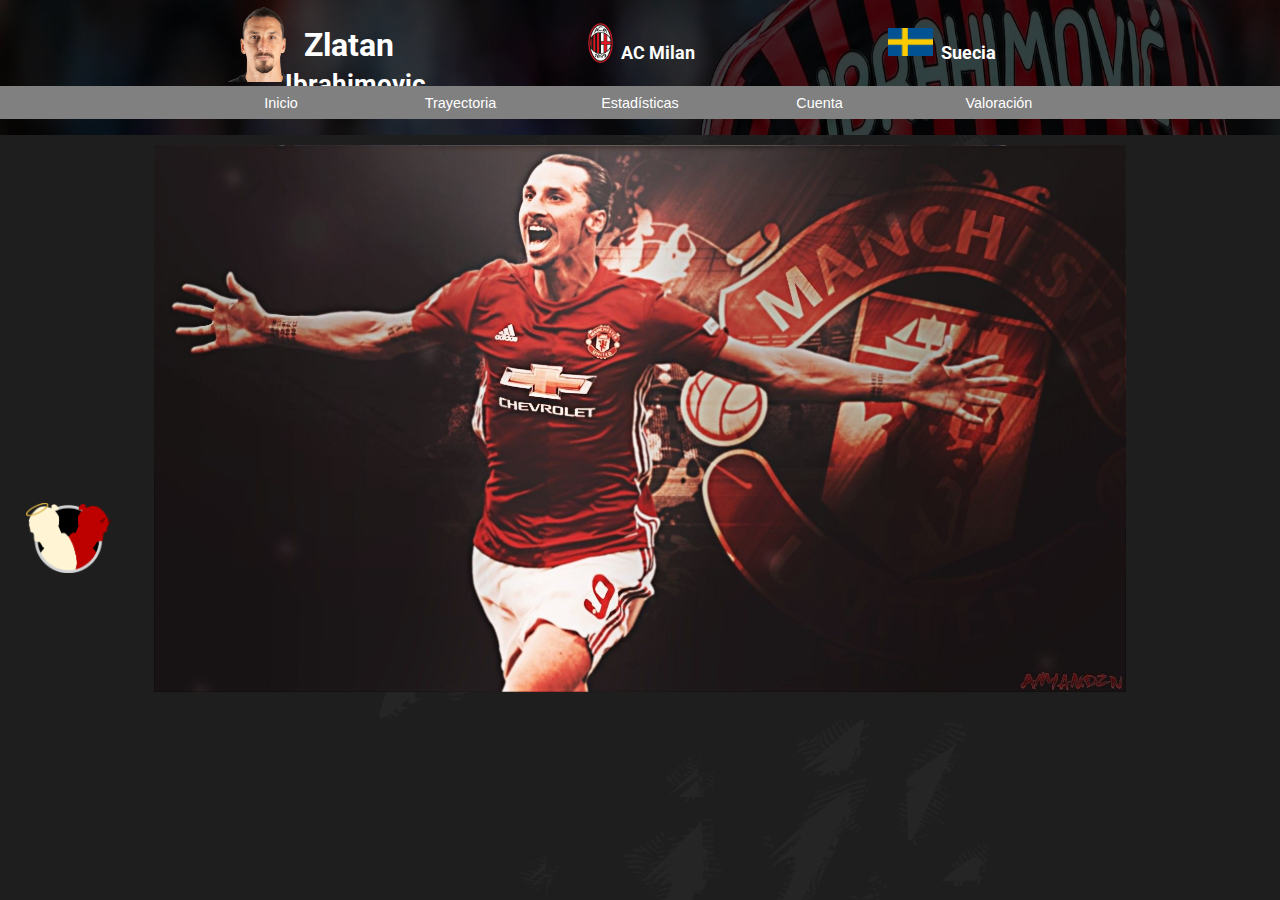
<file: index.html>
<!DOCTYPE html>
<html lang="es">

    <head>
        <meta charset="UTF-8">
        <meta http-equiv="X-UA-Compatible" content="IE=edge">
        <meta name="viewport" content="width=device-width, initial-scale=1.0">
        <title>Zlatan Ibrahimovic</title>
        <link rel="shortcut icon" href="Img/Logo.png" type="image/x-icon">
        <link rel="stylesheet" href="css/INICIO.css">
        <link rel="preconnect" href="https://fonts.googleapis.com">
        <link rel="preconnect" href="https://fonts.gstatic.com" crossorigin>
        <link href="https://fonts.googleapis.com/css2?family=Roboto:ital,wght@1,300&display=swap" rel="stylesheet">
    </head>

    <body bgcolor="black">
        <header>
            <img id="fondohead" src="Img/ibrarecortado.JPG" alt="ZLATAN">
            <img id="espaciador" src="Img/zlattan perfil.png" alt="ZLATAN">
            <img id="FPerfil" src="Img/zlattan perfil.png" alt="ZLATAN">
            <h1 id="Titulo">Zlatan</h1>
            <h1 id="IBRA">Ibrahimovic</h1>
            <img id="EMilan" src="Img/escudo milan.png" alt="MILAN">
            <h1 id="ACMILAN">AC Milan</h1>
            <img id="Bandera" src="Img/Bandera_Suecia.png" alt="MILAN">
            <h1 id="NACION">Suecia</h1>
        </header>

        <nav>
            <ul>
                <li><a href="index.html">Inicio</a></li>
                <li><a href="Trayectoria2.html">Trayectoria</a></li>
                <li><a href="Estadisticas2.html">Estadísticas</a></li>
                <li><a href="Login.html">Cuenta</a></li>
                <li><a href="CrearJugador.html">Valoración</a></li>
            </ul>
        </nav>

        <img id="Logo" src="Img/Logo.png" alt="LOGO">
        <img id="ibrahimovic" src="Img/ZLATAN.jpg">
    </body>

</html>
</file>
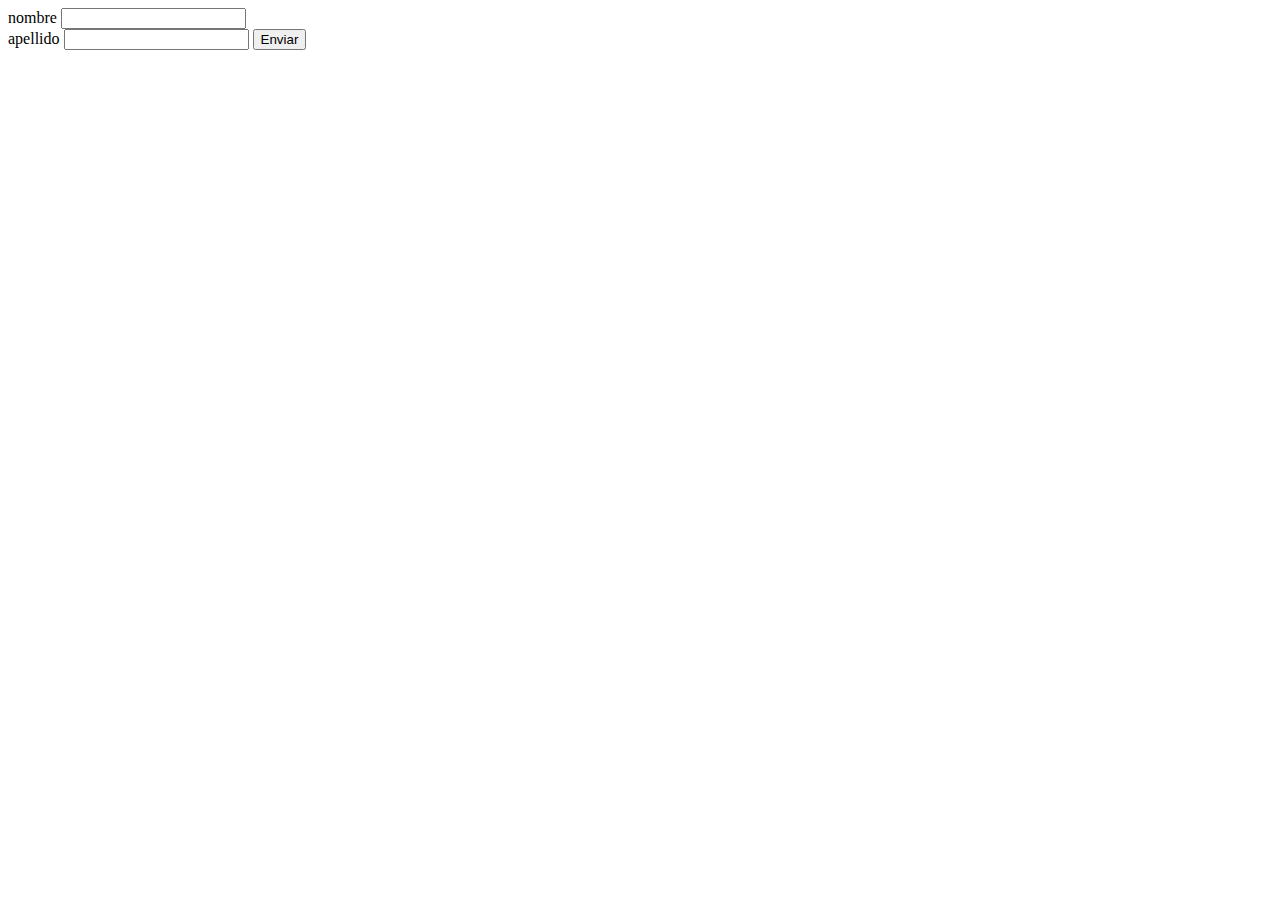
<file: php/index.html>
<html>
    <head>
        <title>Formulario</title>
    </head>
    <body>
        <form action="form.php" method="get">
            <span>nombre</span>
            <input type="text" name="nombre" />
            <br>
            <span>apellido</span>
            <input type="text" name="apellido" />
            <input type="submit" value="Enviar"/>
        </form>
    </body>
</html>
</file>
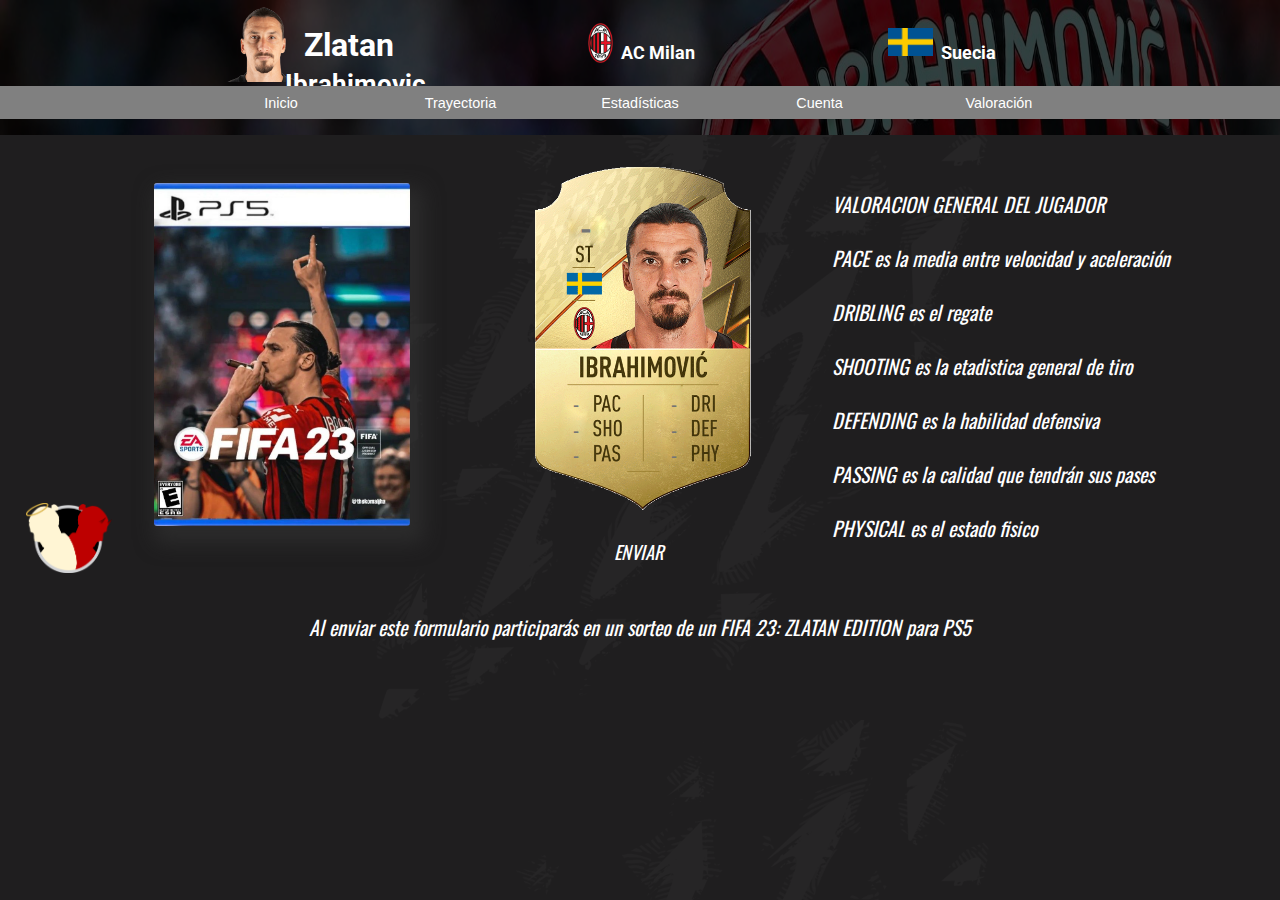
<file: CrearJugador.html>
<!DOCTYPE html>
<html lang="es">

    <head>
        <meta charset="UTF-8">
        <meta http-equiv="X-UA-Compatible" content="IE=edge">
        <meta name="viewport" content="width=device-width, initial-scale=1.0">
        <title>Zlatan Ibrahimovic</title>
        <link rel="shortcut icon" href="Img/Logo.png" type="image/x-icon">
        <link rel="stylesheet" href="css/CrearJugador.css">
        <link rel="preconnect" href="https://fonts.googleapis.com">
        <link rel="preconnect" href="https://fonts.gstatic.com" crossorigin>
        <link href="https://fonts.googleapis.com/css2?family=Roboto:ital,wght@1,300&display=swap" rel="stylesheet">
        <link rel="preconnect" href="https://fonts.googleapis.com">
        <link rel="preconnect" href="https://fonts.gstatic.com" crossorigin>
        <link href="https://fonts.googleapis.com/css2?family=Oswald&display=swap" rel="stylesheet">
        <script src="https://ajax.googleapis.com/ajax/libs/jquery/3.6.1/jquery.min.js"></script>
    </head>

    <body bgcolor="black">
        <header>
            <img id="fondohead" src="Img/ibrarecortado.JPG" alt="ZLATAN">
            <img id="espaciador" src="Img/zlattan perfil.png" alt="ZLATAN">
            <img id="FPerfil" src="Img/zlattan perfil.png" alt="ZLATAN">
            <h1 id="Titulo">Zlatan</h1>
            <h1 id="IBRA">Ibrahimovic</h1>
            <img id="EMilan" src="Img/escudo milan.png" alt="MILAN">
            <h1 id="ACMILAN">AC Milan</h1>
            <img id="Bandera" src="Img/Bandera_Suecia.png" alt="MILAN">
            <h1 id="NACION">Suecia</h1>
        </header>

        <nav>
            <ul>
                <li><a href="index.html">Inicio</a></li>
                <li><a href="Trayectoria2.html">Trayectoria</a></li>
                <li><a href="Estadisticas2.html">Estadísticas</a></li>
                <li><a href="Login.html">Cuenta</a></li>
                <li><a href="CrearJugador.html">Valoración</a></li>
            </ul>
        </nav>

        <img id="Logo" src="Img/Logo.png" alt="LOGO">
        <img id="ibrahimovic" src="Img/portadaFifaZlatan.png">
        <img id="Carta" src="Img/Carta4.png" alt="">
        <form id="formulario">
            <input id="MEDIA" class="INPUT" type="number" name="MED" placeholder="-" min="0" max="99" step="1" required>
            <input id="PAC" class="INPUT" type="number" name="PAC" placeholder="-" min="0" max="99" step="1" required>
            <input id="DRI" class="INPUT" type="number" name="DRI" placeholder="-" min="0" max="99" step="1" required>
            <input id="SHO" class="INPUT" type="number" name="SHO" placeholder="-" min="0" max="99" step="1" required>
            <input id="DEF" class="INPUT" type="number" name="DEF" placeholder="-" min="0" max="99" step="1" required>
            <input id="PAS" class="INPUT" type="number" name="PAS" placeholder="-" min="0" max="99" step="1" required>
            <input id="PHY" class="INPUT" type="number" name="PHY" placeholder="-" min="0" max="99" step="1" required>
            <button id="login" type="submit" title="Ingresar" name="Ingresar">ENVIAR</button>
        </form>
        <p id="Descripcion">
            VALORACION GENERAL DEL JUGADOR<br>
            PACE es la media entre velocidad y aceleración<br>
            DRIBLING es el regate<br>
            SHOOTING es la etadistica general de tiro<br>
            DEFENDING es la habilidad defensiva<br>
            PASSING es la calidad que tendrán sus pases<br>
            PHYSICAL es el estado fisico<br> 
        </p>
        <footer>
            <p id="FOOTER">
                Al enviar este formulario participarás en un sorteo de un FIFA 23: ZLATAN EDITION para PS5
            </p><br>
        </footer>
        <script>
            $("#formulario").submit(function(event) {
                event.preventDefault();
                //console.log("qwe");
                $.ajax({
                    method: "GET",
                    url:"DBCarta.php",
                    data: { MED: $("#MEDIA").val(), PAC: $("#PAC").val(), DRI: $("#DRI").val(), SHO: $("#SHO").val(), DEF: $("#DEF").val(), PAS: $("#PAS").val(), PHY: $("#PHY").val()}
                })
                .done(function(msg){
                    console.log(msg);
                    alert(msg);
                    if(msg=="INFORMACION ENVIADA"){
                        location.href ="index.html";
                    }
                    if(msg=="ERROR"){
                        location.href = "Login.html";
                    }
                });
            });
        </script>
    </body>
</html>
</file>
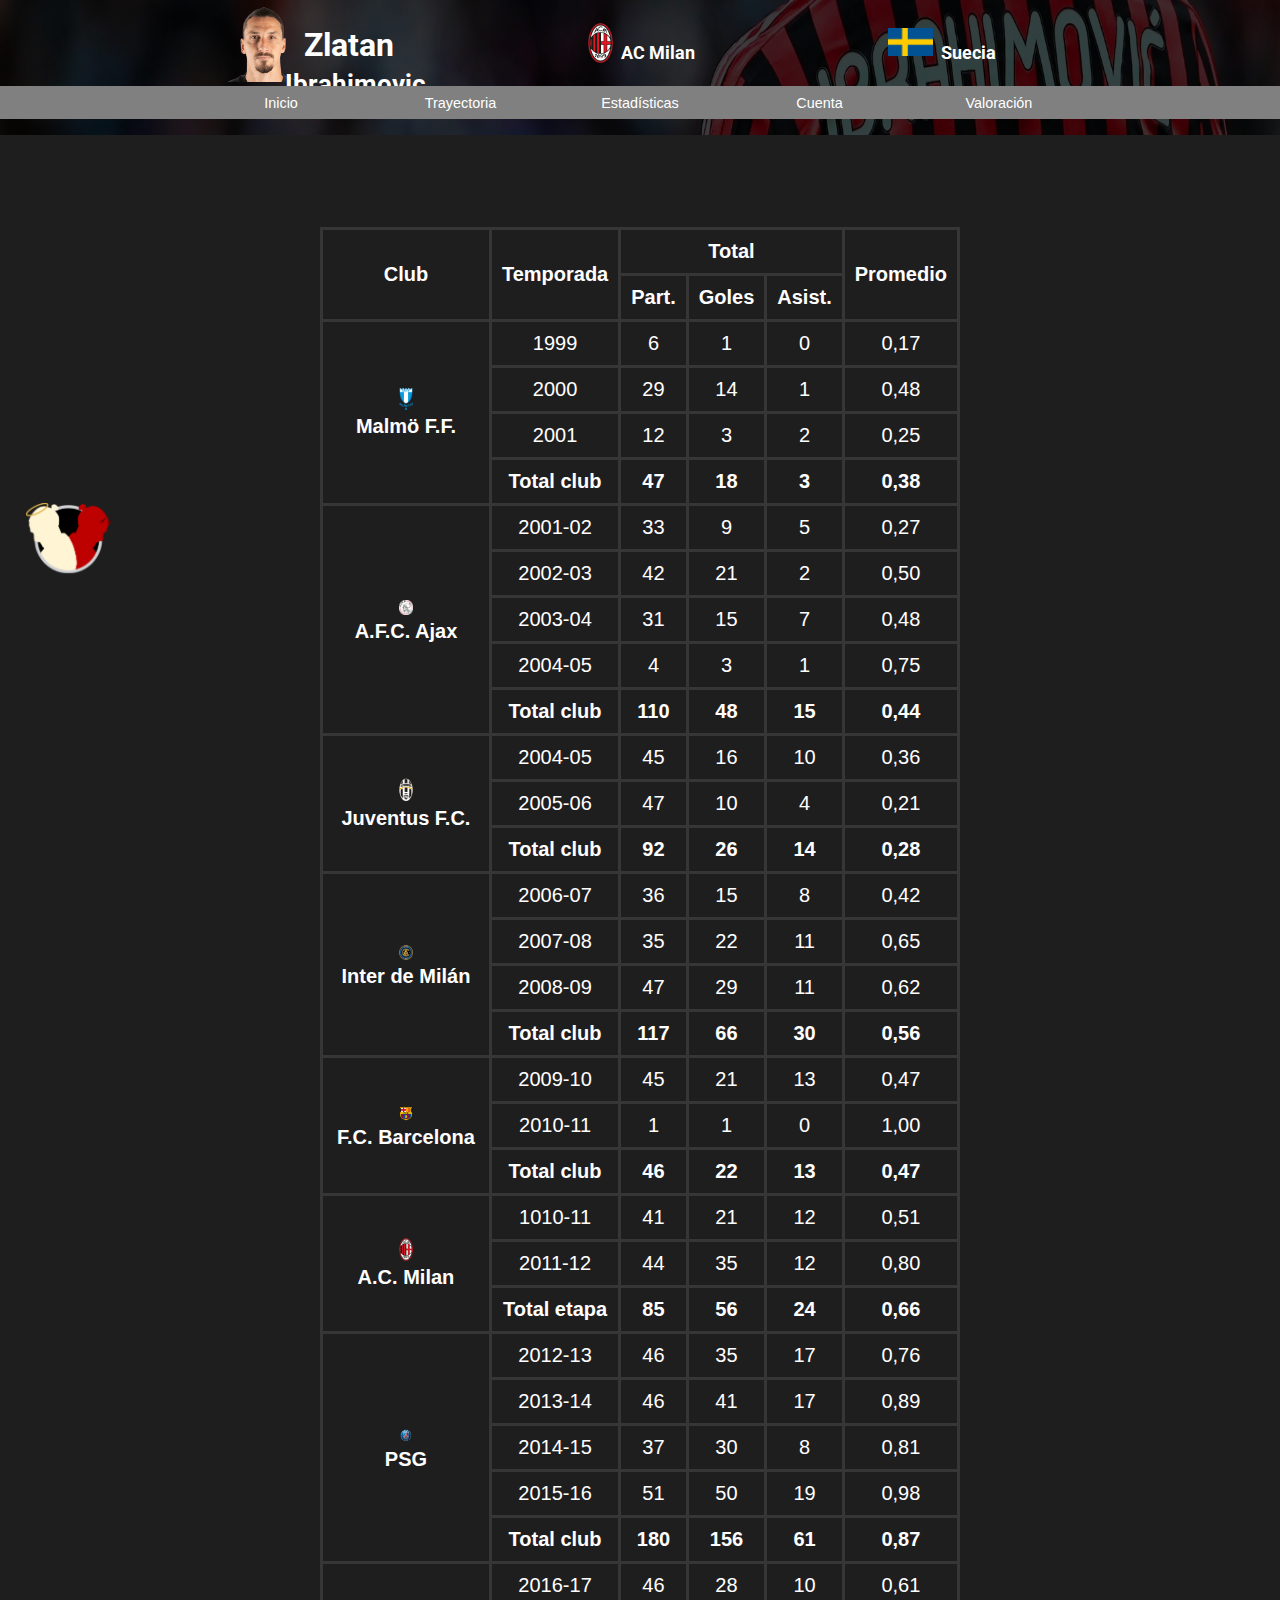
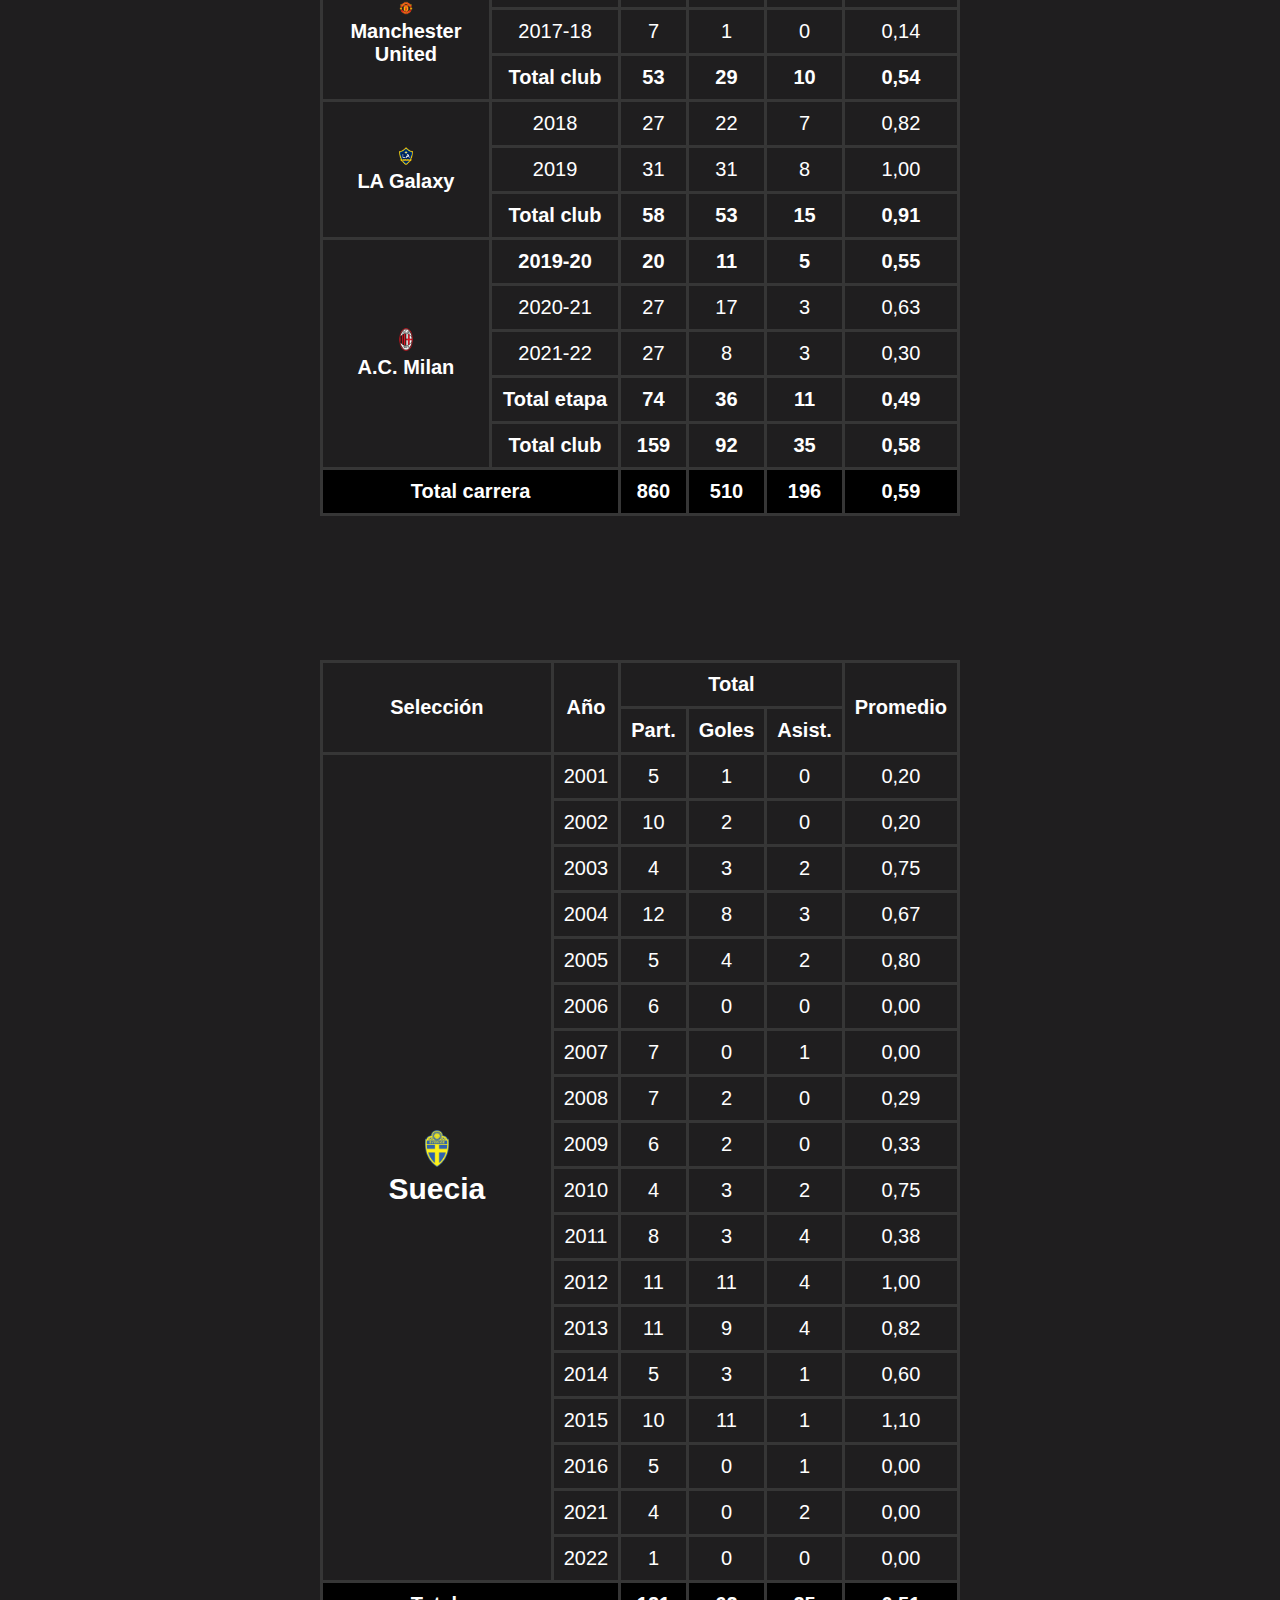
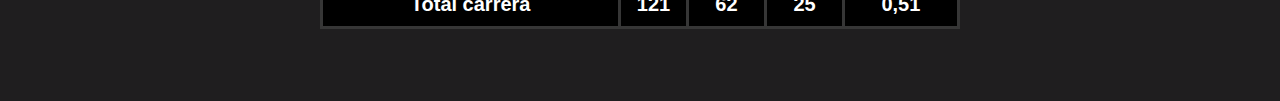
<file: Estadisticas2.html>
<!DOCTYPE html>
<html lang="es">

    <head>
        <meta charset="UTF-8">
        <meta http-equiv="X-UA-Compatible" content="IE=edge">
        <meta name="viewport" content="width=device-width, initial-scale=1.0">
        <title>Zlatan Ibrahimovic</title>
        <link rel="shortcut icon" href="Img/Logo.png" type="image/x-icon">
        <link rel="stylesheet" href="css/Estadisticas.css">
        <link rel="preconnect" href="https://fonts.googleapis.com">
        <link rel="preconnect" href="https://fonts.gstatic.com" crossorigin>
        <link href="https://fonts.googleapis.com/css2?family=Roboto:ital,wght@1,300&display=swap" rel="stylesheet">
    </head>

    <body bgcolor="black">
        <header>
            <img id="fondohead" src="Img/ibrarecortado.JPG" alt="ZLATAN">
            <img id="espaciador" src="Img/zlattan perfil.png" alt="ZLATAN">
            <img id="FPerfil" src="Img/zlattan perfil.png" alt="ZLATAN">
            <h1 id="Titulo">Zlatan</h1>
            <h1 id="IBRA">Ibrahimovic</h1>
            <img id="EMilan" src="Img/escudo milan.png" alt="MILAN">
            <h1 id="ACMILAN">AC Milan</h1>
            <img id="Bandera" src="Img/Bandera_Suecia.png" alt="MILAN">
            <h1 id="NACION">Suecia</h1>
        </header>
        <nav>
            <ul>
                <li><a href="index.html">Inicio</a></li>
                <li><a href="Trayectoria2.html">Trayectoria</a></li>
                <li><a href="Estadisticas2.html">Estadísticas</a></li>
                <li><a href="Login.html">Cuenta</a></li>
                <li><a href="CrearJugador.html">Valoración</a></li>
            </ul>
        </nav>
        <img id="Logo" src="Img/Logo.png" alt="LOGO"><br><br><br><br><br><br>
        <table style="width: 50%">
            <tr>
                <th rowspan="2">Club</th>
                <th rowspan="2">Temporada</th>
                <th colspan="3">Total</th>
                <th rowspan="2">Promedio</th>
            </tr>
            <tr>
                <th>Part.</th>
                <th>Goles</th>
                <th>Asist.</th>
            </tr>
            <tr>
                <th rowspan="4"><img class="ESC" src="Img/Escudo_Malmo.png" alt=""><br>Malmö F.F.</th>
                <td>1999</td>
                <td>6</td>
                <td>1</td>
                <td>0</td>
                <td>0,17</td>
            </tr>
            <tr>
                <td>2000</td>
                <td>29</td>
                <td>14</td>
                <td>1</td>
                <td>0,48</td>
            </tr>
            <tr>
                <td>2001</td>
                <td>12</td>
                <td>3</td>
                <td>2</td>
                <td>0,25</td>
            </tr>
            <tr>
                <th>Total club</th>
                <th>47</th>
                <th>18</th>
                <th>3</th>
                <th>0,38</th>
            </tr>
            <tr>
                <th rowspan="5"><img class="ESC" src="Img/Escudo_Ajax.png" alt=""><br>A.F.C. Ajax</th>
                <td>2001-02</td>
                <td>33</td>
                <td>9</td>
                <td>5</td>
                <td>0,27</td>
            </tr>
            <tr>
                <td>2002-03</td>
                <td>42</td>
                <td>21</td>
                <td>2</td>
                <td>0,50</td>
            </tr>
            <tr>
                <td>2003-04</td>
                <td>31</td>
                <td>15</td>
                <td>7</td>
                <td>0,48</td>
            </tr>
            <tr>
                <td>2004-05</td>
                <td>4</td>
                <td>3</td>
                <td>1</td>
                <td>0,75</td>
            </tr>
            <tr>
                <th>Total club</th>
                <th>110</th>
                <th>48</th>
                <th>15</th>
                <th>0,44</th>
            </tr>
            <tr>
                <th rowspan="3"><img class="ESC" src="Img/Escudo_Juventus.png" alt=""><br>Juventus F.C.</th>
                <td>2004-05</td>
                <td>45</td>
                <td>16</td>
                <td>10</td>
                <td>0,36</td>
            </tr>
            <tr>
                <td>2005-06</td>
                <td>47</td>
                <td>10</td>
                <td>4</td>
                <td>0,21</td>
            </tr>
            <tr>
                <th>Total club</th>
                <th>92</th>
                <th>26</th>
                <th>14</th>
                <th>0,28</th>
            </tr>
            <tr>
                <th rowspan="4"><img class="ESC" src="Img/Escudo_Inter.png" alt=""><br>Inter de Milán</th>
                <td>2006-07</td>
                <td>36</td>
                <td>15</td>
                <td>8</td>
                <td>0,42</td>
            </tr>
            <tr>
                <td>2007-08</td>
                <td>35</td>
                <td>22</td>
                <td>11</td>
                <td>0,65</td>
            </tr>
            <tr>
                <td>2008-09</td>
                <td>47</td>
                <td>29</td>
                <td>11</td>
                <td>0,62</td>
            </tr>
            <tr>
                <th>Total club</th>
                <th>117</th>
                <th>66</th>
                <th>30</th>
                <th>0,56</th>
            </tr>
            <tr>
                <th rowspan="3"><img class="ESC" src="Img/Escudo_Barcelona.png" alt=""><br>F.C. Barcelona</th>
                <td>2009-10</td>
                <td>45</td>
                <td>21</td>
                <td>13</td>
                <td>0,47</td>
            </tr>
            <tr>
                <td>2010-11</td>
                <td>1</td>
                <td>1</td>
                <td>0</td>
                <td>1,00</td>
            </tr>
            <tr>
                <th>Total club</th>
                <th>46</th>
                <th>22</th>
                <th>13</th>
                <th>0,47</th>
            </tr>
            <tr>
                <th rowspan="3"><img class="ESC" src="Img/escudo milan.png" alt=""><br>A.C. Milan</th>
                <td>1010-11</td>
                <td>41</td>
                <td>21</td>
                <td>12</td>
                <td>0,51</td>
            </tr>
            <tr>
                <td>2011-12</td>
                <td>44</td>
                <td>35</td>
                <td>12</td>
                <td>0,80</td>
            </tr>
            <tr>
                <th>Total etapa</th>
                <th>85</th>
                <th>56</th>
                <th>24</th>
                <th>0,66</th>
            </tr>
            <tr>
                <th rowspan="5"><img class="ESC" src="Img/Escudo_PSG.png" alt=""><br>PSG</th>
                <td>2012-13</td>
                <td>46</td>
                <td>35</td>
                <td>17</td>
                <td>0,76</td>
            </tr>
            <tr>
                <td>2013-14</td>
                <td>46</td>
                <td>41</td>
                <td>17</td>
                <td>0,89</td>
            </tr>
            <tr>
                <td>2014-15</td>
                <td>37</td>
                <td>30</td>
                <td>8</td>
                <td>0,81</td>
            </tr>
            <tr>
                <td>2015-16</td>
                <td>51</td>
                <td>50</td>
                <td>19</td>
                <td>0,98</td>
            </tr>
            <tr>
                <th>Total club</th>
                <th>180</th>
                <th>156</th>
                <th>61</th>
                <th>0,87</th>
            </tr>
            <tr>
                <th rowspan="3"><img class="ESC" src="Img/Escudo_United.png" alt=""><br>Manchester United</th>
                <td>2016-17</td>
                <td>46</td>
                <td>28</td>
                <td>10</td>
                <td>0,61</td>
            </tr>
            <tr>
                <td>2017-18</td>
                <td>7</td>
                <td>1</td>
                <td>0</td>
                <td>0,14</td>
            </tr>
            <tr>
                <th>Total club</th>
                <th>53</th>
                <th>29</th>
                <th>10</th>
                <th>0,54</th>
            </tr>
            <tr>
                <th rowspan="3"><img class="ESC" src="Img/Escudo_Galaxy.png" alt=""><br>LA Galaxy</th>
                <td>2018</td>
                <td>27</td>
                <td>22</td>
                <td>7</td>
                <td>0,82</td>
            </tr>
            <tr>
                <td>2019</td>
                <td>31</td>
                <td>31</td>
                <td>8</td>
                <td>1,00</td>
            </tr>
            <tr>
                <th>Total club</th>
                <th>58</th>
                <th>53</th>
                <th>15</th>
                <th>0,91</th>
            </tr>
            <tr>
                <th rowspan="5"><img class="ESC" src="Img/escudo milan.png" alt=""><br>A.C. Milan</th>
                <th>2019-20</th>
                <th>20</t>
                <th>11</th>
                <th>5</th>
                <th>0,55</th>
            </tr>
            <tr>
                <td>2020-21</td>
                <td>27</td>
                <td>17</td>
                <td>3</td>
                <td>0,63</td>
            </tr>
            <tr>
                <td>2021-22</td>
                <td>27</td>
                <td>8</td>
                <td>3</td>
                <td>0,30</td>
            </tr>
            <tr>
                <th>Total etapa</th>
                <th>74</th>
                <th>36</th>
                <th>11</th>
                <th>0,49</th>
            </tr>
            <tr>
                <th>Total club</th>
                <th>159</th>
                <th>92</th>
                <th>35</th>
                <th>0,58</th>
            </tr>
            <tr class="TotalCarrera">
                <th colspan="2">Total carrera</th>
                <th>860</th>
                <th>510</th>
                <th>196</th>
                <th>0,59</th>
            </tr>
        </table>
        <br><br><br><br><br><br><br><br>
        <table style="width: 50%">
            <tr>
                <th rowspan="2">Selección</th>
                <th rowspan="2">Año</th>
                <th colspan="3">Total</th>
                <th rowspan="2">Promedio</th>
            </tr>
            <tr>
                <th>Part.</th>
                <th>Goles</th>
                <th>Asist.</th>
            </tr>
            <tr>
                <th rowspan="18"><img id="ESCSUECIA" src="Img/Escudo_Suecia.png"><br><div id="SUECIA">Suecia</div></th>
                <td>2001</td>
                <td>5</td>
                <td>1</td>
                <td>0</td>
                <td>0,20</td>
            </tr>
            <tr>
                <td>2002</td>
                <td>10</td>
                <td>2</td>
                <td>0</td>
                <td>0,20</td>
            </tr>
            <tr>
                <td>2003</td>
                <td>4</td>
                <td>3</td>
                <td>2</td>
                <td>0,75</td>
            </tr>
            <tr>
                <td>2004</td>
                <td>12</td>
                <td>8</td>
                <td>3</td>
                <td>0,67</td>
            </tr>
            <tr>
                <td>2005</td>
                <td>5</td>
                <td>4</td>
                <td>2</td>
                <td>0,80</td>
            </tr>
            <tr>
                <td>2006</td>
                <td>6</td>
                <td>0</td>
                <td>0</td>
                <td>0,00</td>
            </tr>
            <tr>
                <td>2007</td>
                <td>7</td>
                <td>0</td>
                <td>1</td>
                <td>0,00</td>
            </tr>
            <tr>
                <td>2008</td>
                <td>7</td>
                <td>2</td>
                <td>0</td>
                <td>0,29</td>
            </tr>
            <tr>
                <td>2009</td>
                <td>6</td>
                <td>2</td>
                <td>0</td>
                <td>0,33</td>
            </tr>
            <tr>
                <td>2010</td>
                <td>4</td>
                <td>3</td>
                <td>2</td>
                <td>0,75</td>
            </tr>
            <tr>
                <td>2011</td>
                <td>8</td>
                <td>3</td>
                <td>4</td>
                <td>0,38</td>
            </tr>
            <tr>
                <td>2012</td>
                <td>11</td>
                <td>11</td>
                <td>4</td>
                <td>1,00</td>
            </tr>
            <tr>
                <td>2013</td>
                <td>11</td>
                <td>9</td>
                <td>4</td>
                <td>0,82</td>
            </tr>
            <tr>
                <td>2014</td>
                <td>5</td>
                <td>3</td>
                <td>1</td>
                <td>0,60</td>
            </tr>
            <tr>
                <td>2015</td>
                <td>10</td>
                <td>11</td>
                <td>1</td>
                <td>1,10</td>
            </tr>
            <tr>
                <td>2016</td>
                <td>5</td>
                <td>0</td>
                <td>1</td>
                <td>0,00</td>
            </tr>
            <tr>
                <td>2021</td>
                <td>4</td>
                <td>0</td>
                <td>2</td>
                <td>0,00</td>
            </tr>
            <tr>
                <td>2022</td>
                <td>1</td>
                <td>0</td>
                <td>0</td>
                <td>0,00</td>
            </tr>
            <tr class="TotalCarrera">
                <th colspan="2">Total carrera</th>
                <th>121</th>
                <th>62</th>
                <th>25</th>
                <th>0,51</th>
            </tr>
        </table>
        <br><br><br><br>
    </body>
</html>
</file>
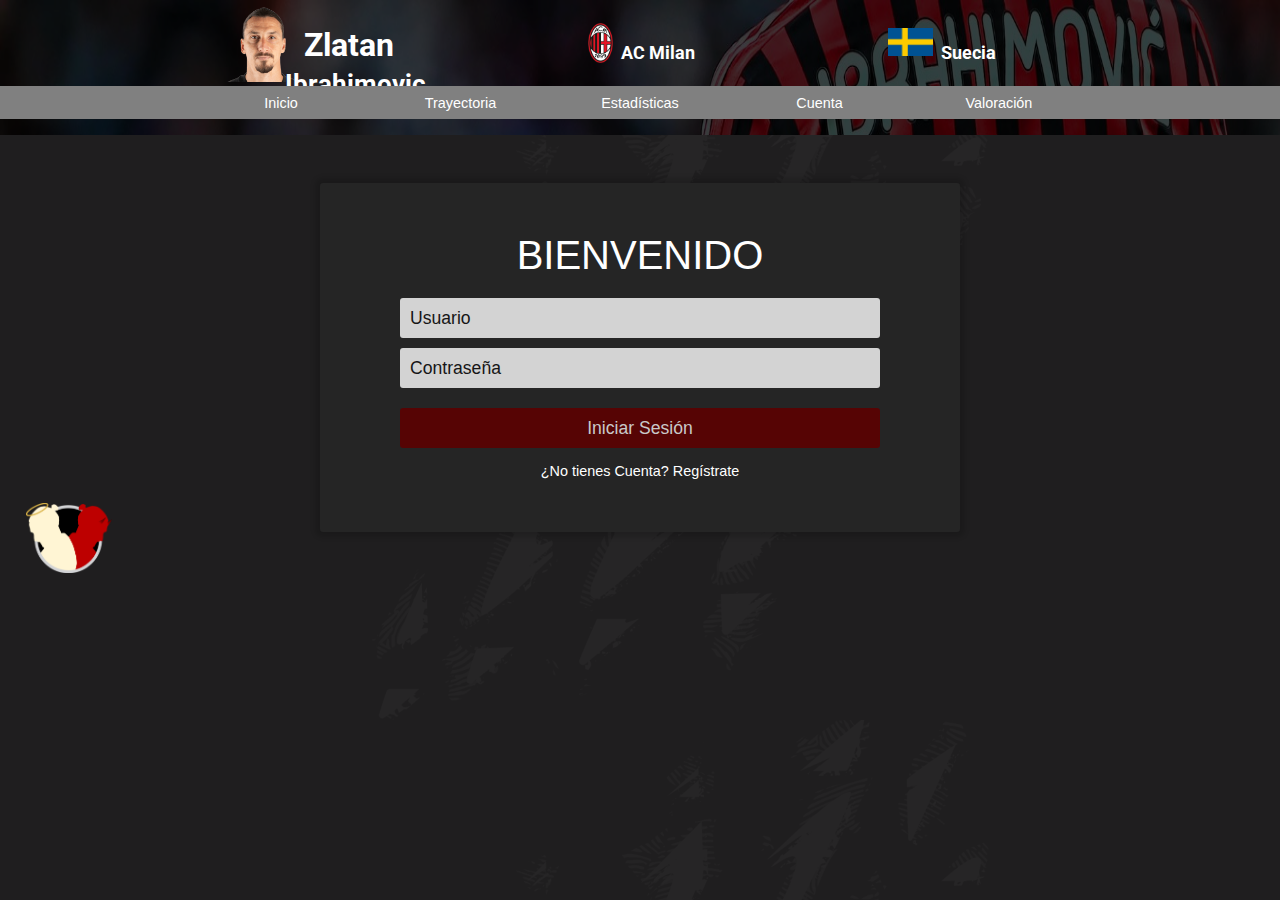
<file: Login.html>
<!DOCTYPE html>
<html lang="es">

<head>
    <meta charset="UTF-8">
    <meta http-equiv="X-UA-Compatible" content="IE=edge">
    <meta name="viewport" content="width=device-width, initial-scale=1.0">
    <title>Zlatan Ibrahimovic</title>
    <link rel="shortcut icon" href="Img/Logo.png" type="image/x-icon">
    <link rel="stylesheet" href="css/Login.css">
    <link rel="preconnect" href="https://fonts.googleapis.com">
    <link rel="preconnect" href="https://fonts.gstatic.com" crossorigin>
    <script src="https://ajax.googleapis.com/ajax/libs/jquery/3.6.1/jquery.min.js"></script>
    <link href="https://fonts.googleapis.com/css2?family=Roboto:ital,wght@1,300&display=swap" rel="stylesheet">
    
    
    <script>
        function login(){

            let user = $("#UsuarioLogin").val();
            let pass = $("#Contrasena").val();
            let datos = { usuario: user, 
                        password: pass };

            console.log(datos);

            $.ajax({
                method: "GET",
                url:"DBLogin.php",
                data: datos
            })
            .done(function(msg){
                console.log(msg);
                //alert(msg);
                if(msg=="SESIÓN INICIADA"){
                    location.href ="MiCuenta.php";
                }
                if(msg=="ERROR"){
                    location.href = "Login.html";
                }
            });
        }
    </script>
</head>

<body bgcolor="black">
    <header>
        <img id="fondohead" src="Img/ibrarecortado.JPG" alt="ZLATAN">
        <img id="espaciador" src="Img/zlattan perfil.png" alt="ZLATAN">
        <img id="FPerfil" src="Img/zlattan perfil.png" alt="ZLATAN">
        <h1 id="Titulo">Zlatan</h1>
        <h1 id="IBRA">Ibrahimovic</h1>
        <img id="EMilan" src="Img/escudo milan.png" alt="MILAN">
        <h1 id="ACMILAN">AC Milan</h1>
        <img id="Bandera" src="Img/Bandera_Suecia.png" alt="MILAN">
        <h1 id="NACION">Suecia</h1>
    </header>

    <nav>
        <ul>
            <li><a href="index.html">Inicio</a></li>
            <li><a href="Trayectoria2.html">Trayectoria</a></li>
            <li><a href="Estadisticas2.html">Estadísticas</a></li>
            <li><a href="Login.html">Cuenta</a></li>
            <li><a href="CrearJugador.html">Valoración</a></li>
        </ul>
    </nav>

    <img id="Logo" src="Img/Logo.png" alt="LOGO"> 

        <div id="contenedor">
            <div id="central">
                <div id="login">
                    <div class="titulo">
                        BIENVENIDO
                    </div>
                    <form id="loginform" >
                        <input id="UsuarioLogin" class="INPUT" type="text" name="usuario" placeholder="Usuario" maxlength="45" required>   
                        <input id="Contrasena" class="INPUT" type="password" placeholder="Contraseña" name="password" maxlength="45" required>   
                        <button id="BOTON" onclick="login()" title="Ingresar" name="Ingresar">Iniciar Sesión</button>
                    </form>
                    <div class="pie-form">
                        <a href="Registro.html">¿No tienes Cuenta? Regístrate</a>
                    </div>
                </div>
            </div>
        </div>
        <br><br><br><br><br><br><br>
</body>

</html>
</file>
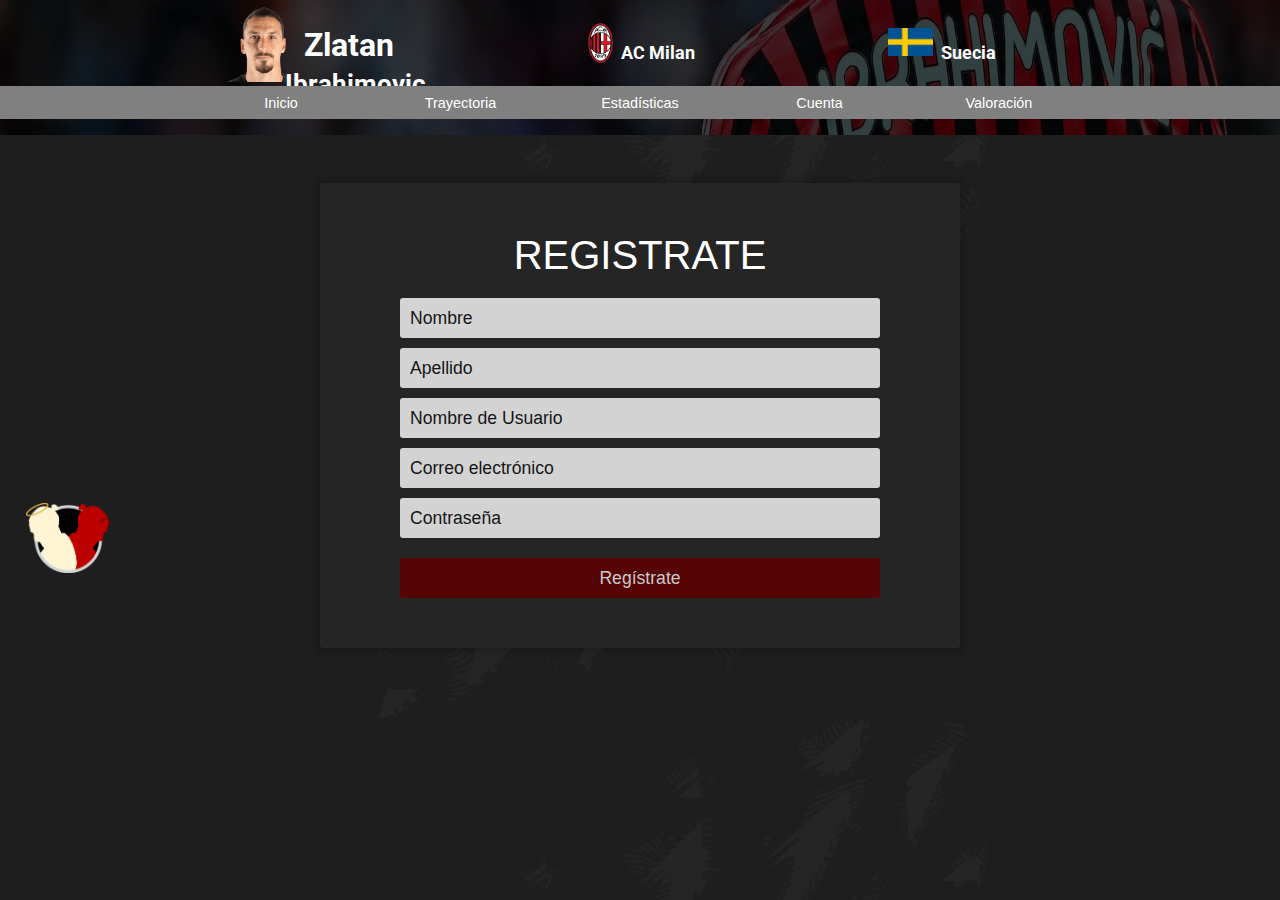
<file: Registro.html>
<!DOCTYPE html>
<html lang="es">

<head>
    <meta charset="UTF-8">
    <meta http-equiv="X-UA-Compatible" content="IE=edge">
    <meta name="viewport" content="width=device-width, initial-scale=1.0">
    <title>Zlatan Ibrahimovic</title>
    <link rel="shortcut icon" href="Img/Logo.png" type="image/x-icon">
    <link rel="stylesheet" href="css/Registro.css">
    <link rel="preconnect" href="https://fonts.googleapis.com">
    <link rel="preconnect" href="https://fonts.gstatic.com" crossorigin>
    <script src="https://ajax.googleapis.com/ajax/libs/jquery/3.6.1/jquery.min.js"></script>
    <link href="https://fonts.googleapis.com/css2?family=Roboto:ital,wght@1,300&display=swap" rel="stylesheet">
    <script>
        function login(){
            $.ajax({
                method: "GET",
                url:"DBRegistro.php",
                data: { nombre: $("#NombreRegistro").val(), apellido: $("#ApellidoRegistro").val(), usuario: $("#UsuarioRegistro").val(), email: $("#MailRegistro").val(), password: $("#ContrasenaRegistro").val()}
            })
            .done(function(msg){
                console.log(msg);
                //alert(msg);
                if(msg=="SESIÓN INICIADA"){
                    location.href ="MiCuenta.php";
                }
                if(msg=="ERROR"){
                    location.href = "Registro.html";
                }
            });
        }
    </script>
</head>

<body bgcolor="black">
    <header>
        <img id="fondohead" src="Img/ibrarecortado.JPG" alt="ZLATAN">
        <img id="espaciador" src="Img/zlattan perfil.png" alt="ZLATAN">
        <img id="FPerfil" src="Img/zlattan perfil.png" alt="ZLATAN">
        <h1 id="Titulo">Zlatan</h1>
        <h1 id="IBRA">Ibrahimovic</h1>
        <img id="EMilan" src="Img/escudo milan.png" alt="MILAN">
        <h1 id="ACMILAN">AC Milan</h1>
        <img id="Bandera" src="Img/Bandera_Suecia.png" alt="MILAN">
        <h1 id="NACION">Suecia</h1>
    </header>

    <nav>
        <ul>
            <li><a href="index.html">Inicio</a></li>
            <li><a href="Trayectoria2.html">Trayectoria</a></li>
            <li><a href="Estadisticas2.html">Estadísticas</a></li>
            <li><a href="Login.html">Cuenta</a></li>
            <li><a href="CrearJugador.html">Valoración</a></li>
        </ul>
    </nav>

    <img id="Logo" src="Img/Logo.png" alt="LOGO">

        <div id="contenedor">
            <div id="central">
                <div id="login">
                    <div class="titulo">
                        REGISTRATE
                    </div>
                    <form id="loginform">
                        <input id="NombreRegistro" class="INPUT" type="text" name="nombre" placeholder="Nombre" maxlength="45" required>
                        <input id="ApellidoRegistro" class="INPUT" type="text" name="apellido" placeholder="Apellido" maxlength="45" required>
                        <input id="UsuarioRegistro" class="INPUT" type="text" name="usuario" placeholder="Nombre de Usuario" maxlength="45" required>
                        <input id="MailRegistro" class="INPUT" type="email" name="email" placeholder="Correo electrónico" maxlength="45" required> 
                        <input id="ContrasenaRegistro" class="INPUT" type="password" placeholder="Contraseña" name="password" maxlength="45" required>   
                        <button onclick="login()" id="BOTON" title="botonRegistro" name="Registrar">Regístrate</button>
                    </form>
                </div>
            </div>
        </div>
        <br><br><br><br>
</body>

</html>
</file>
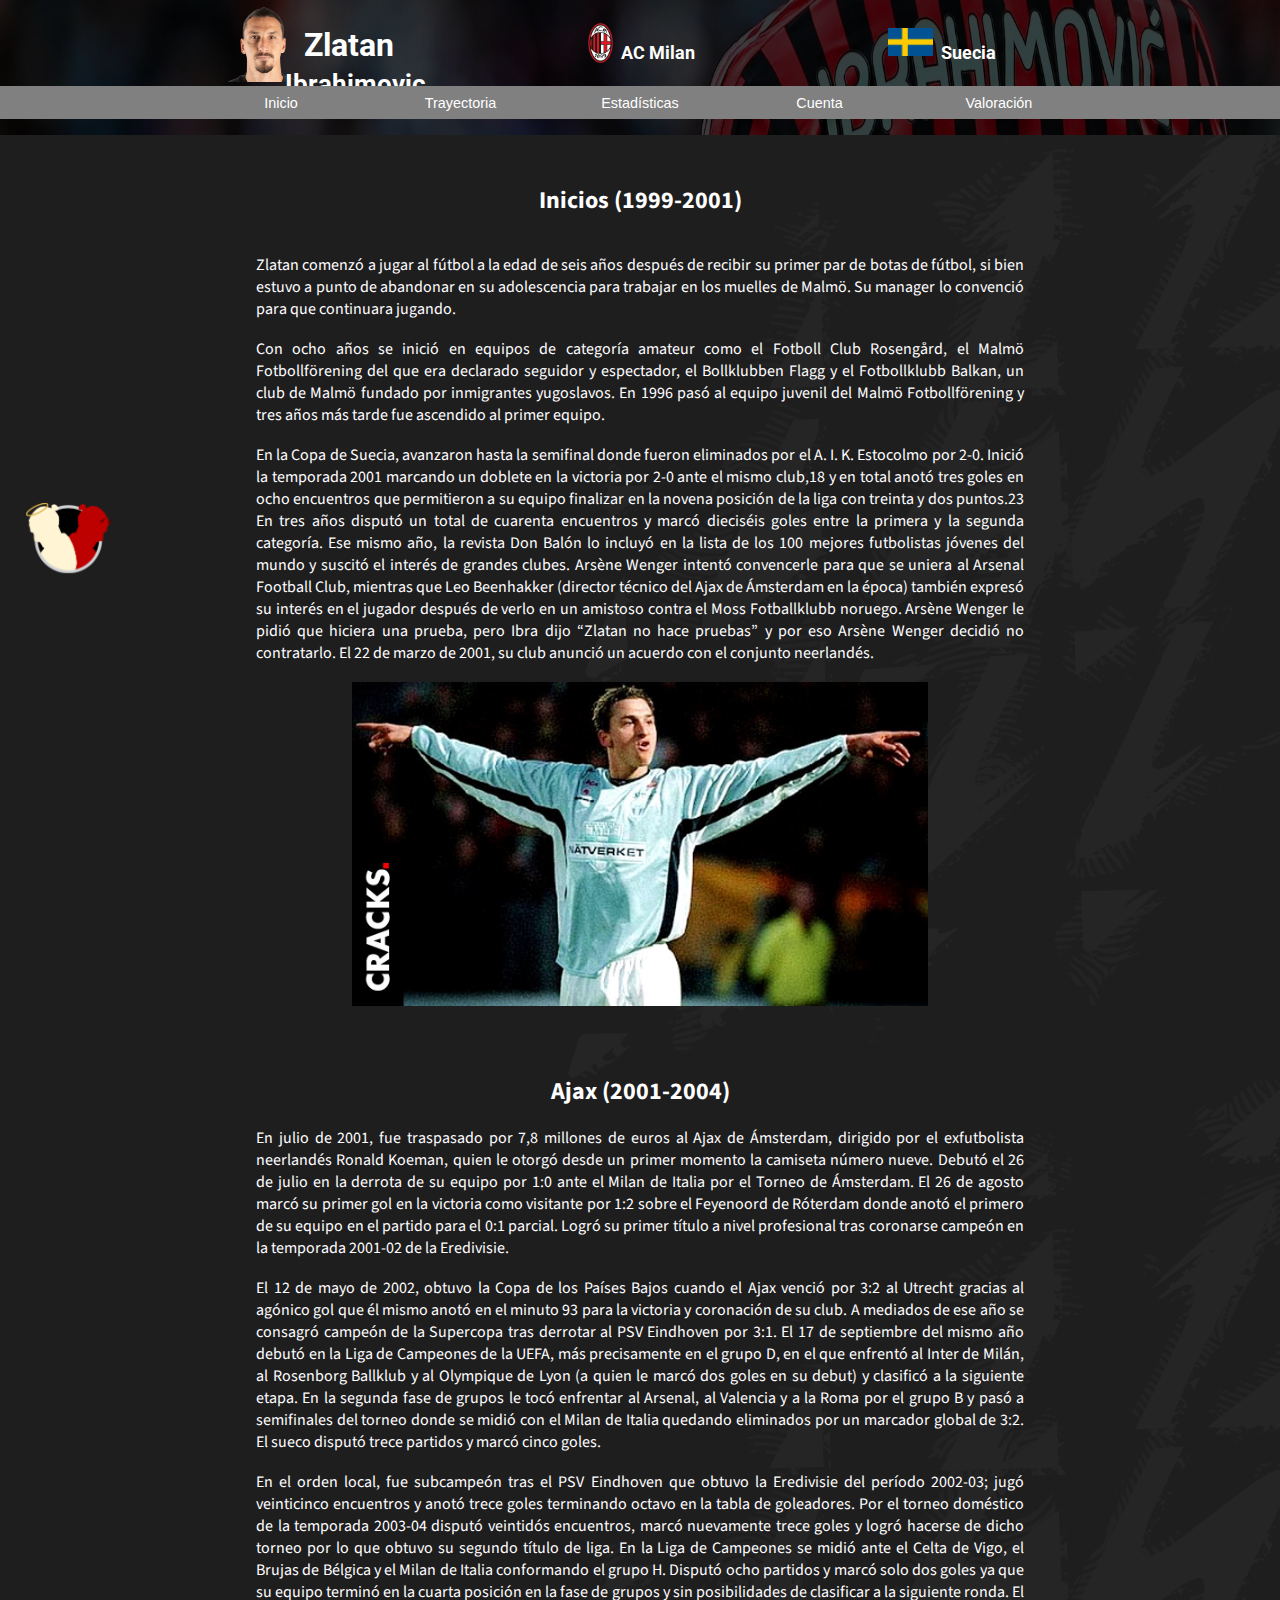
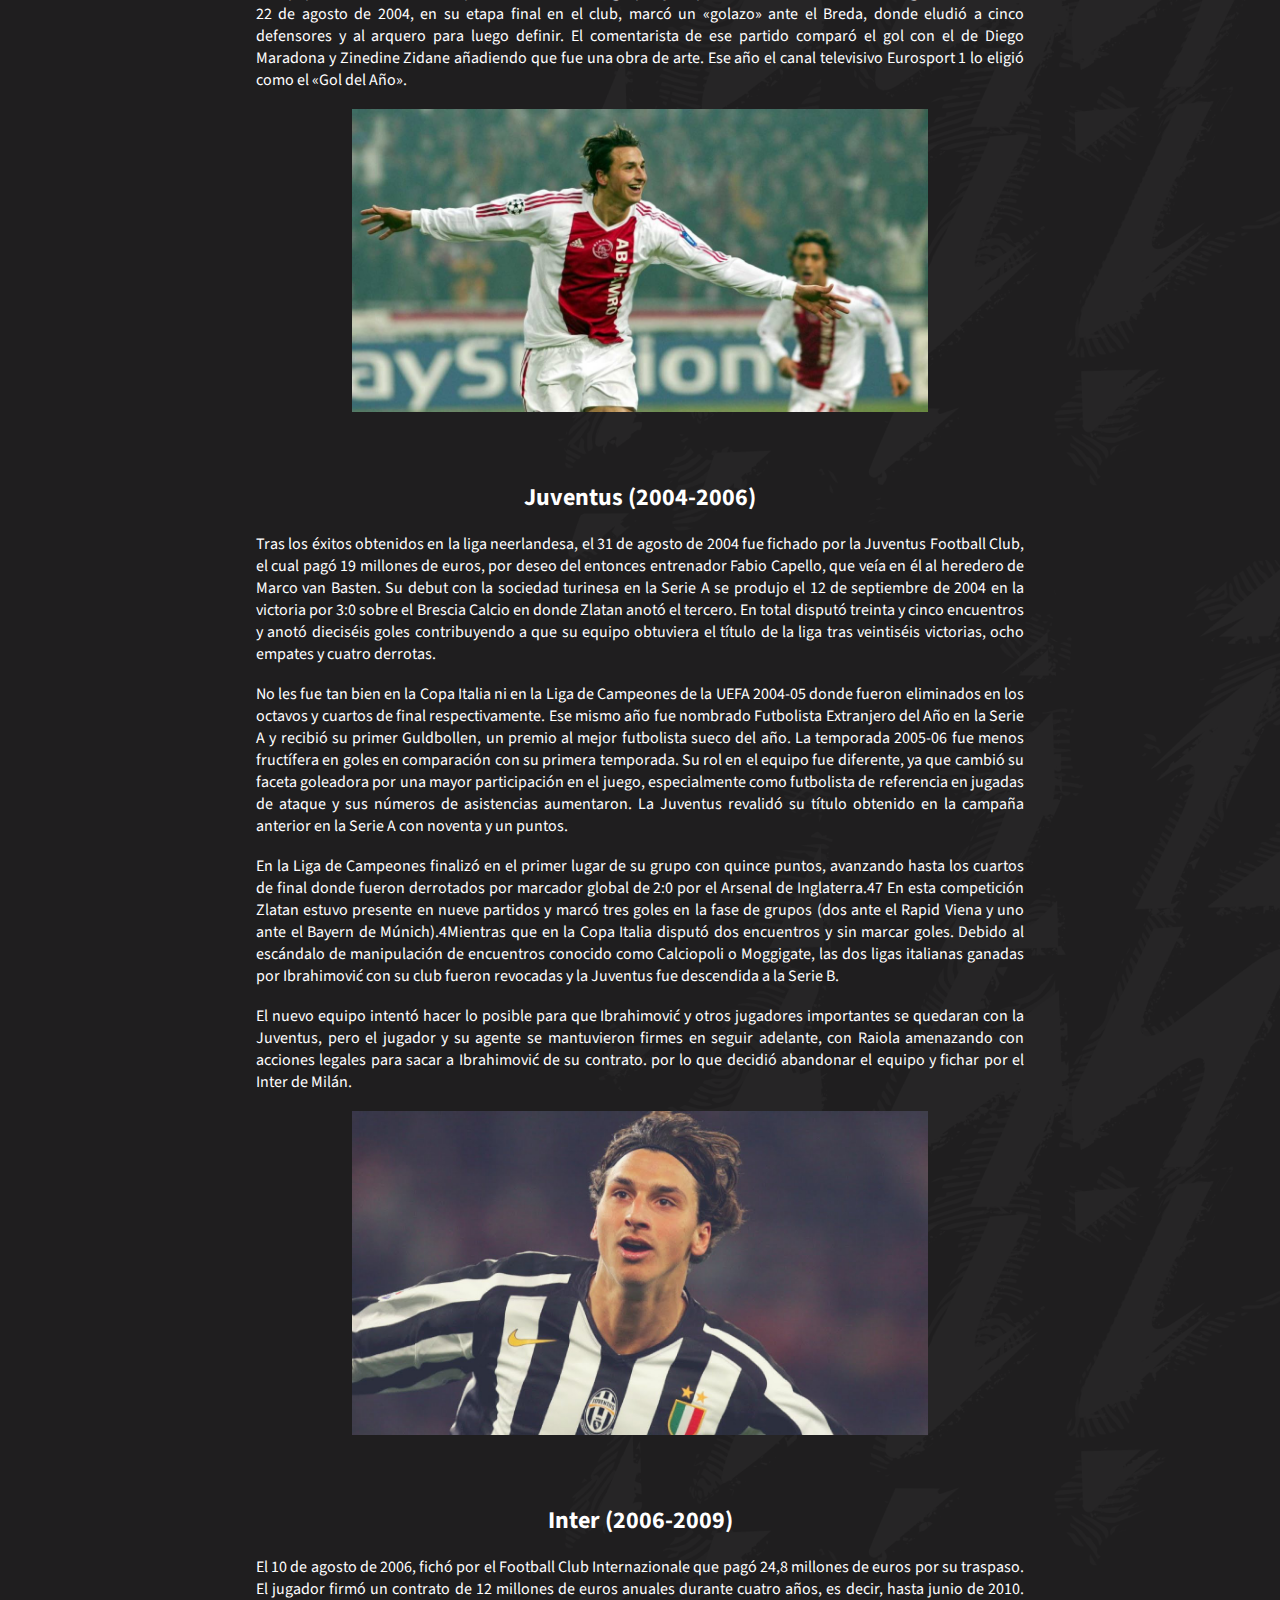
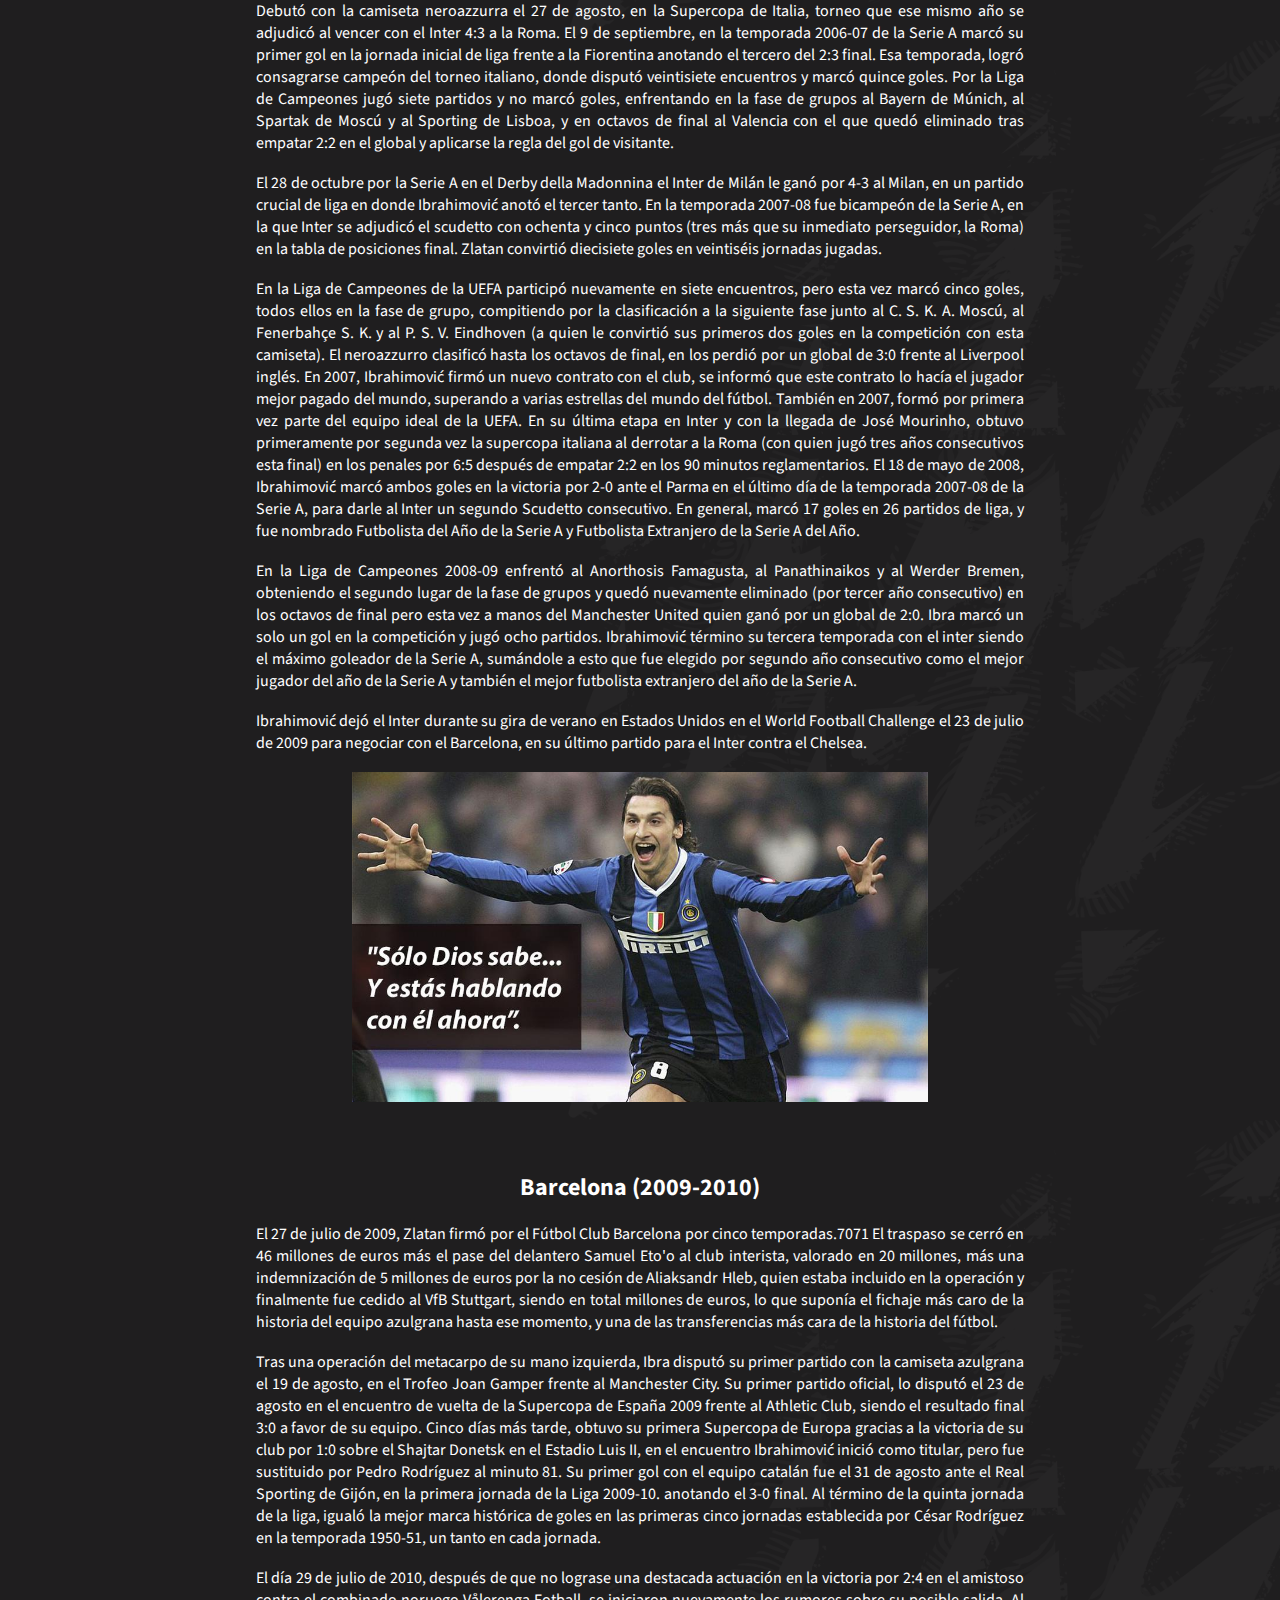
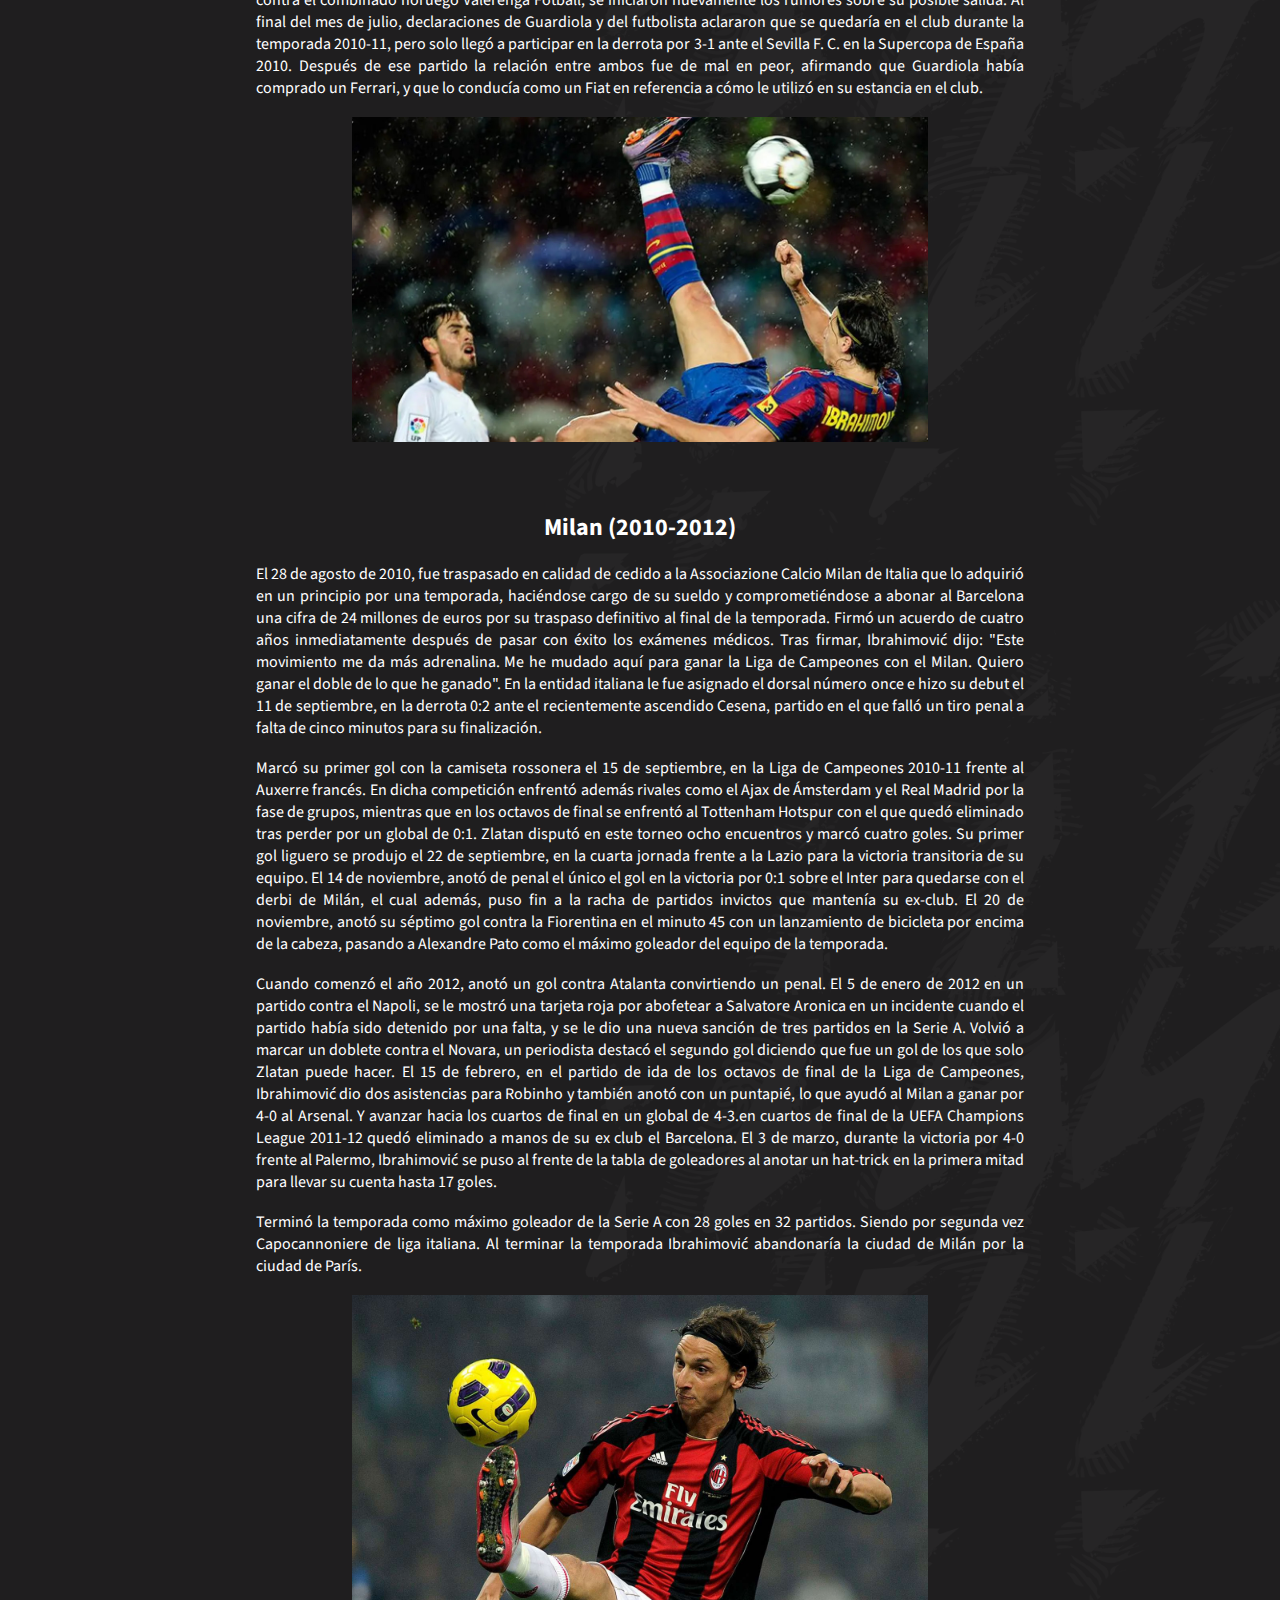
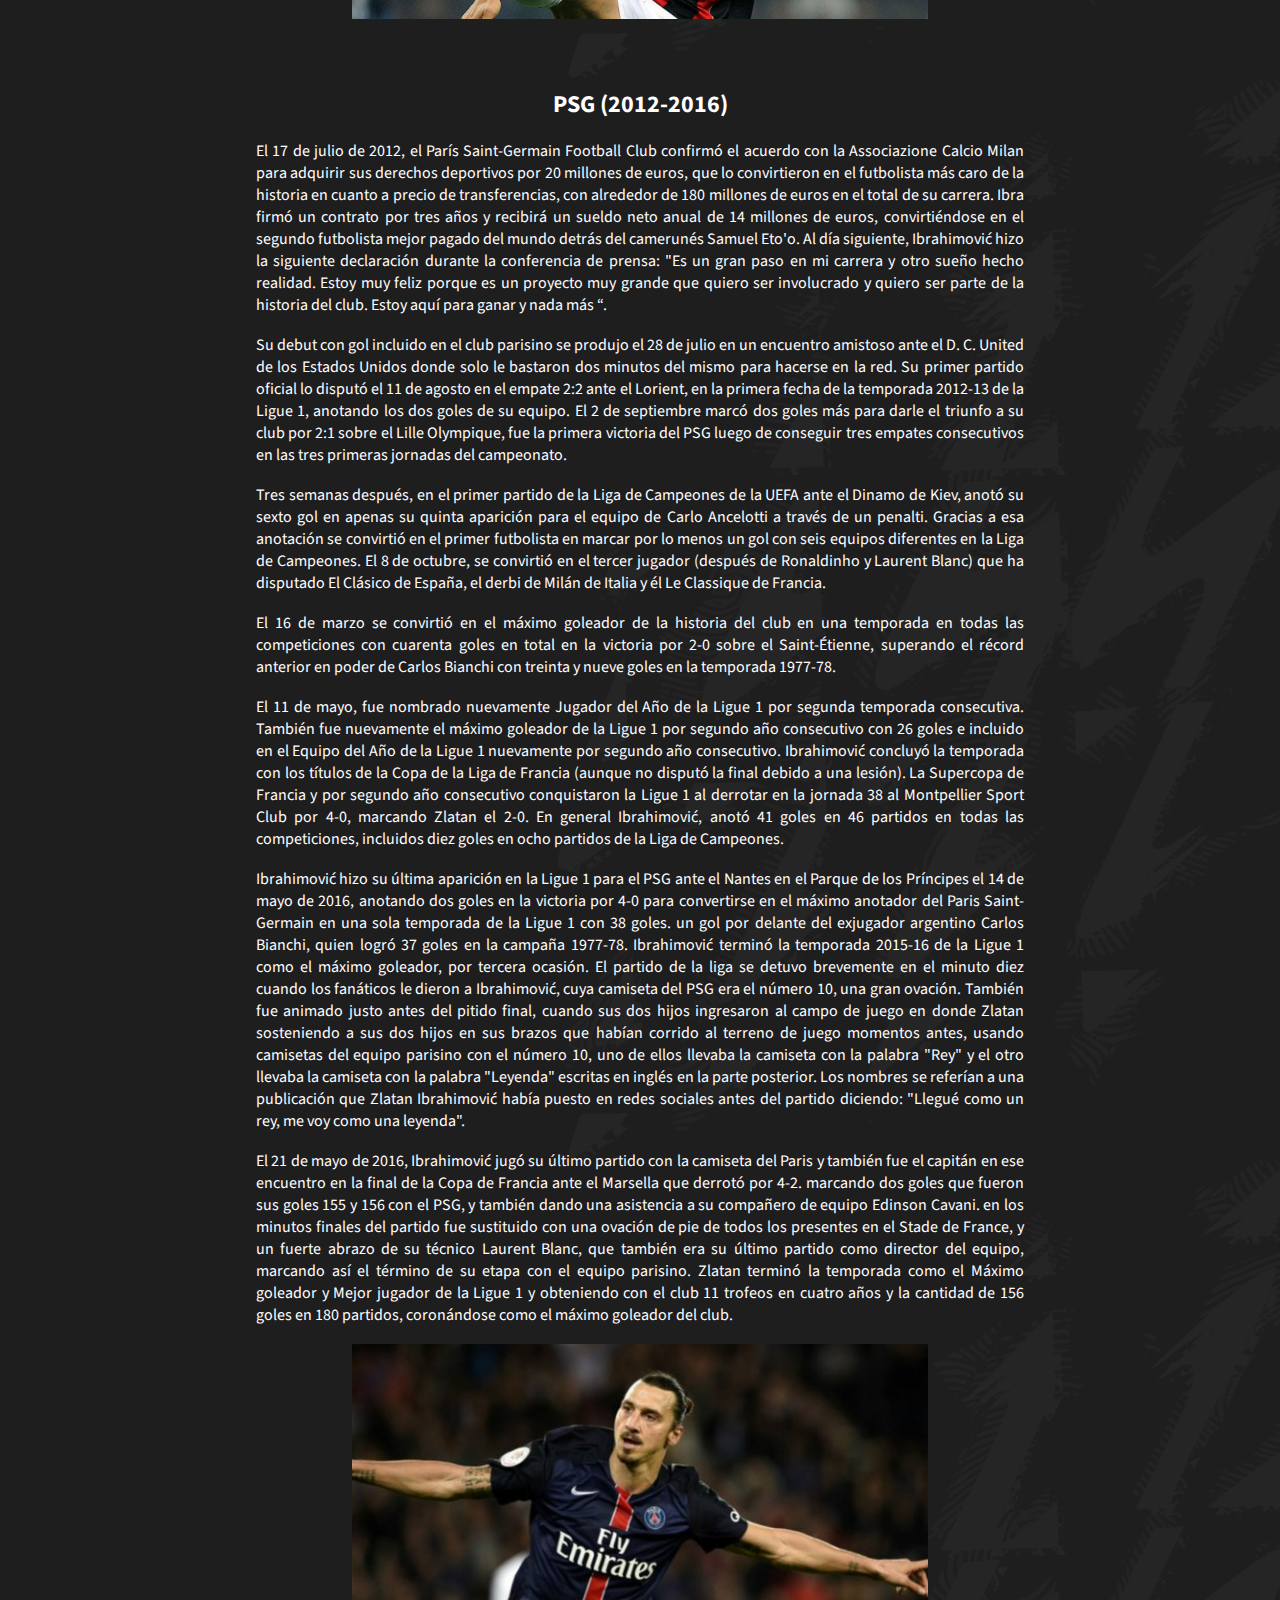
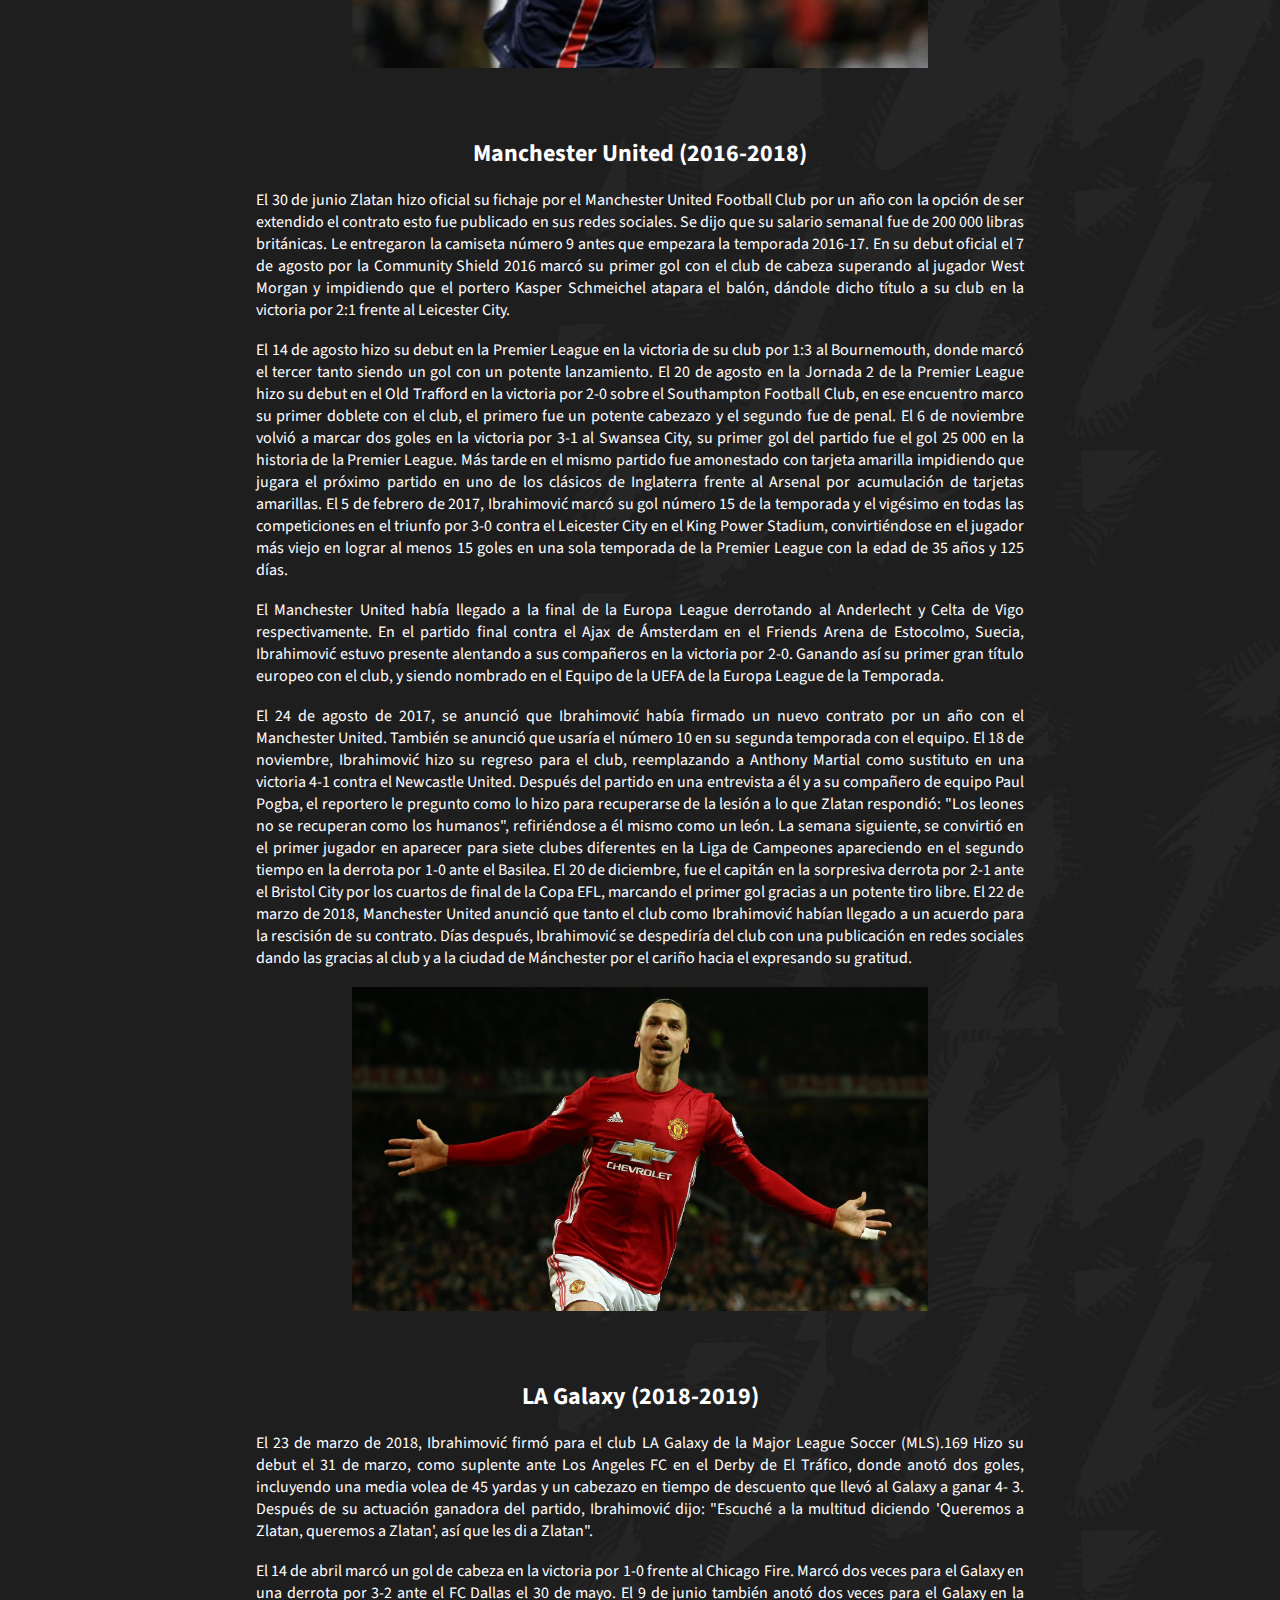
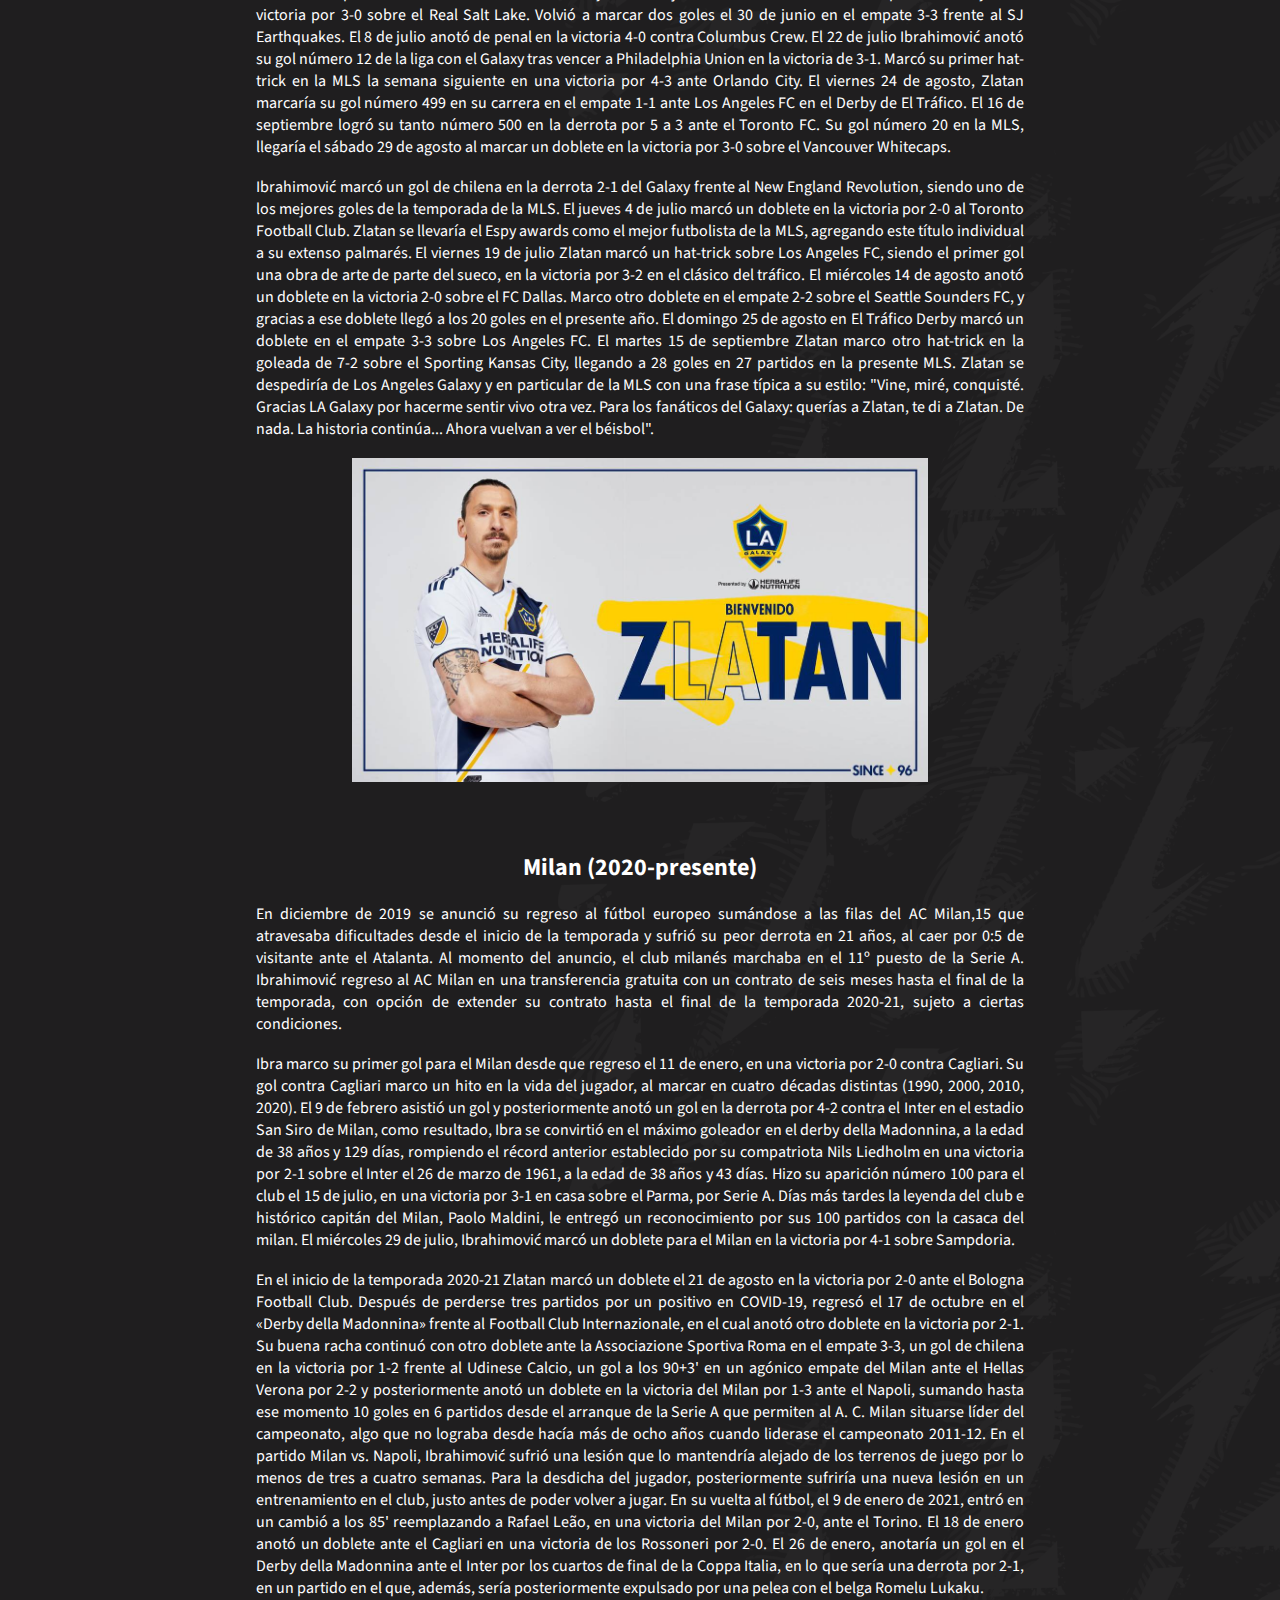
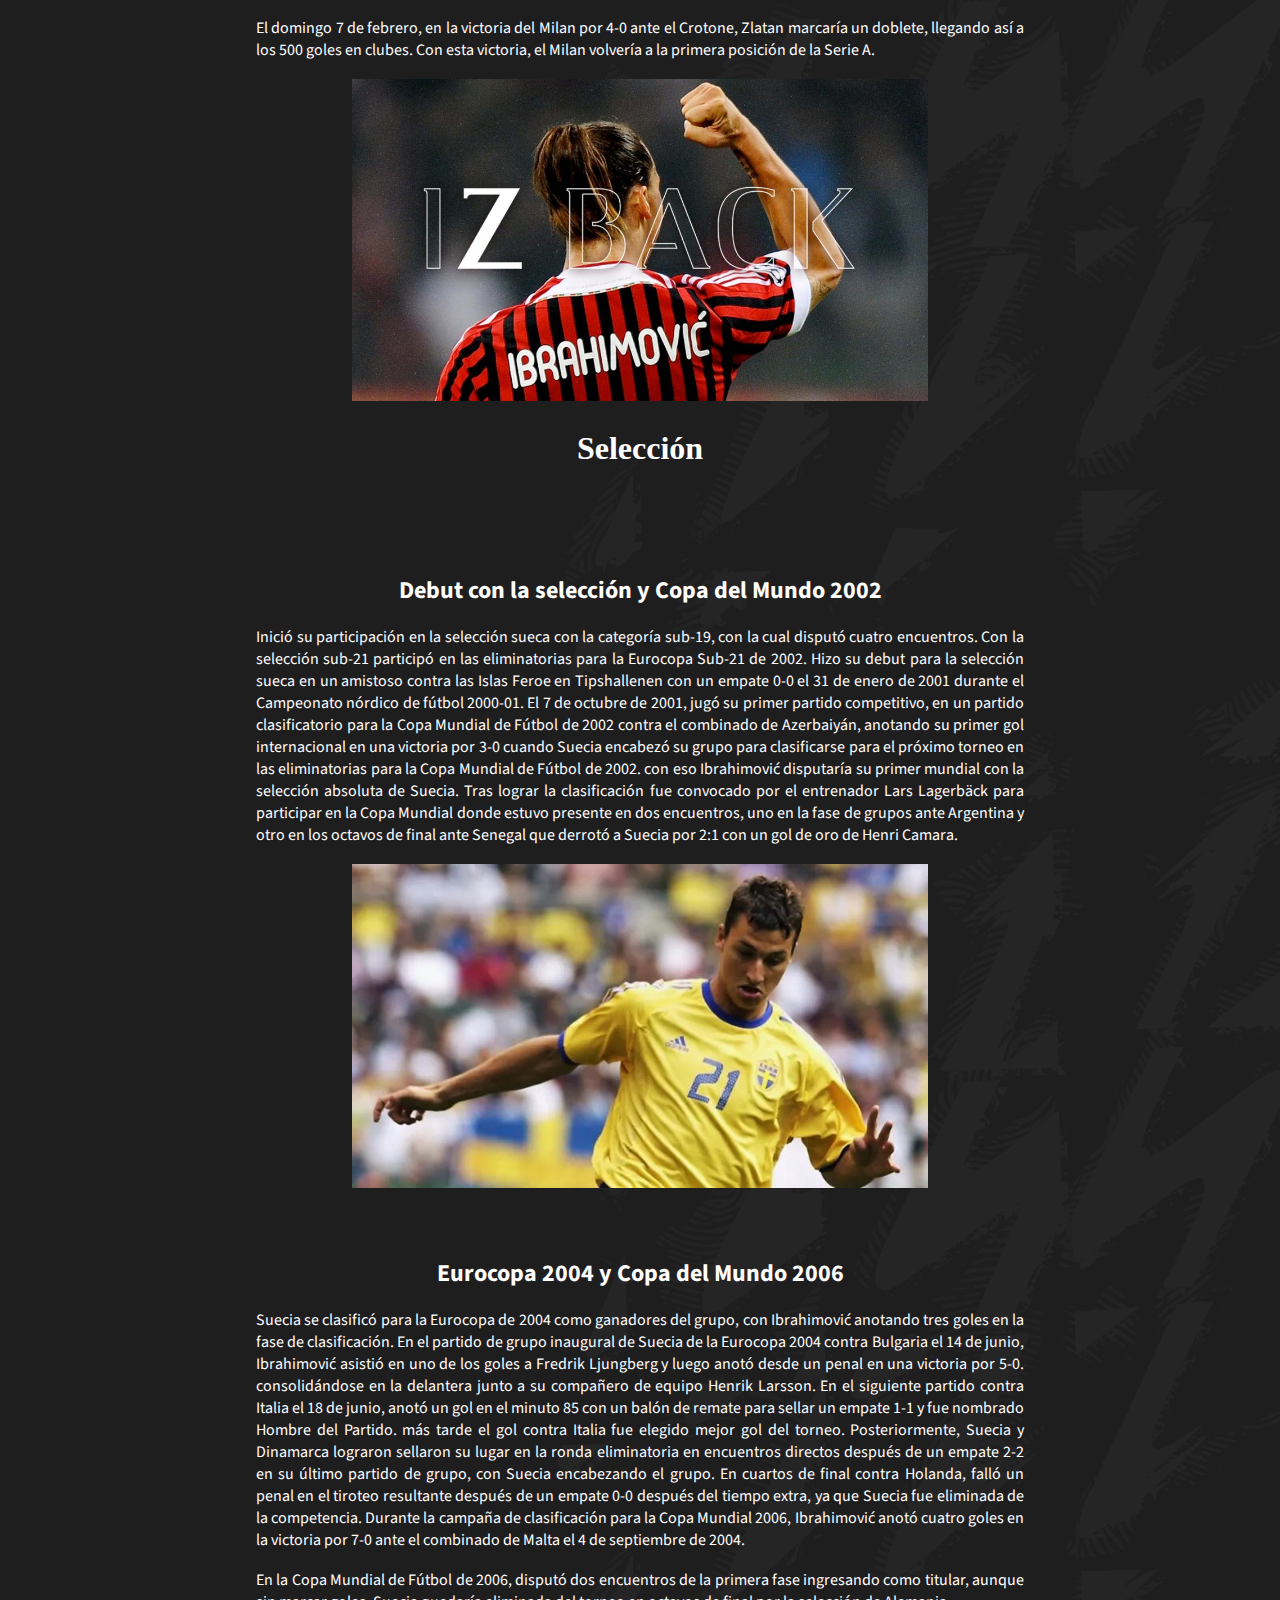
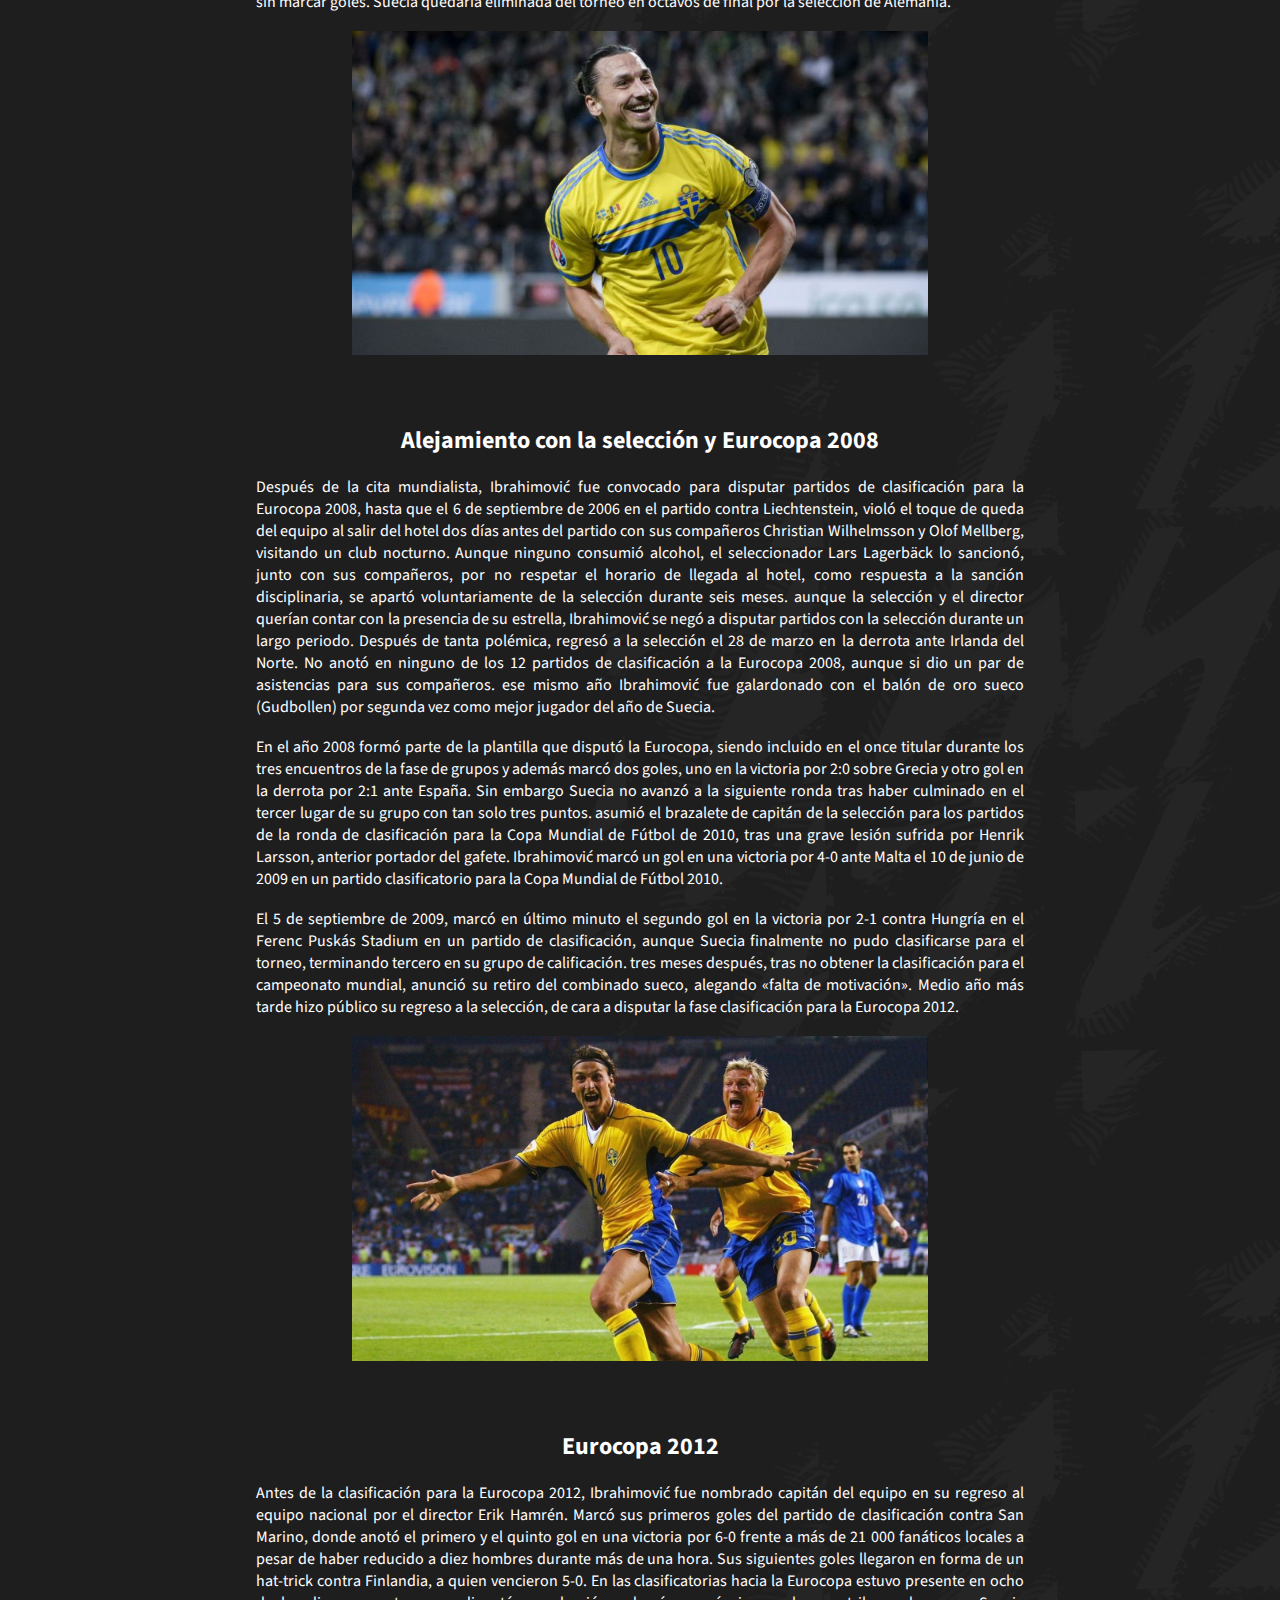
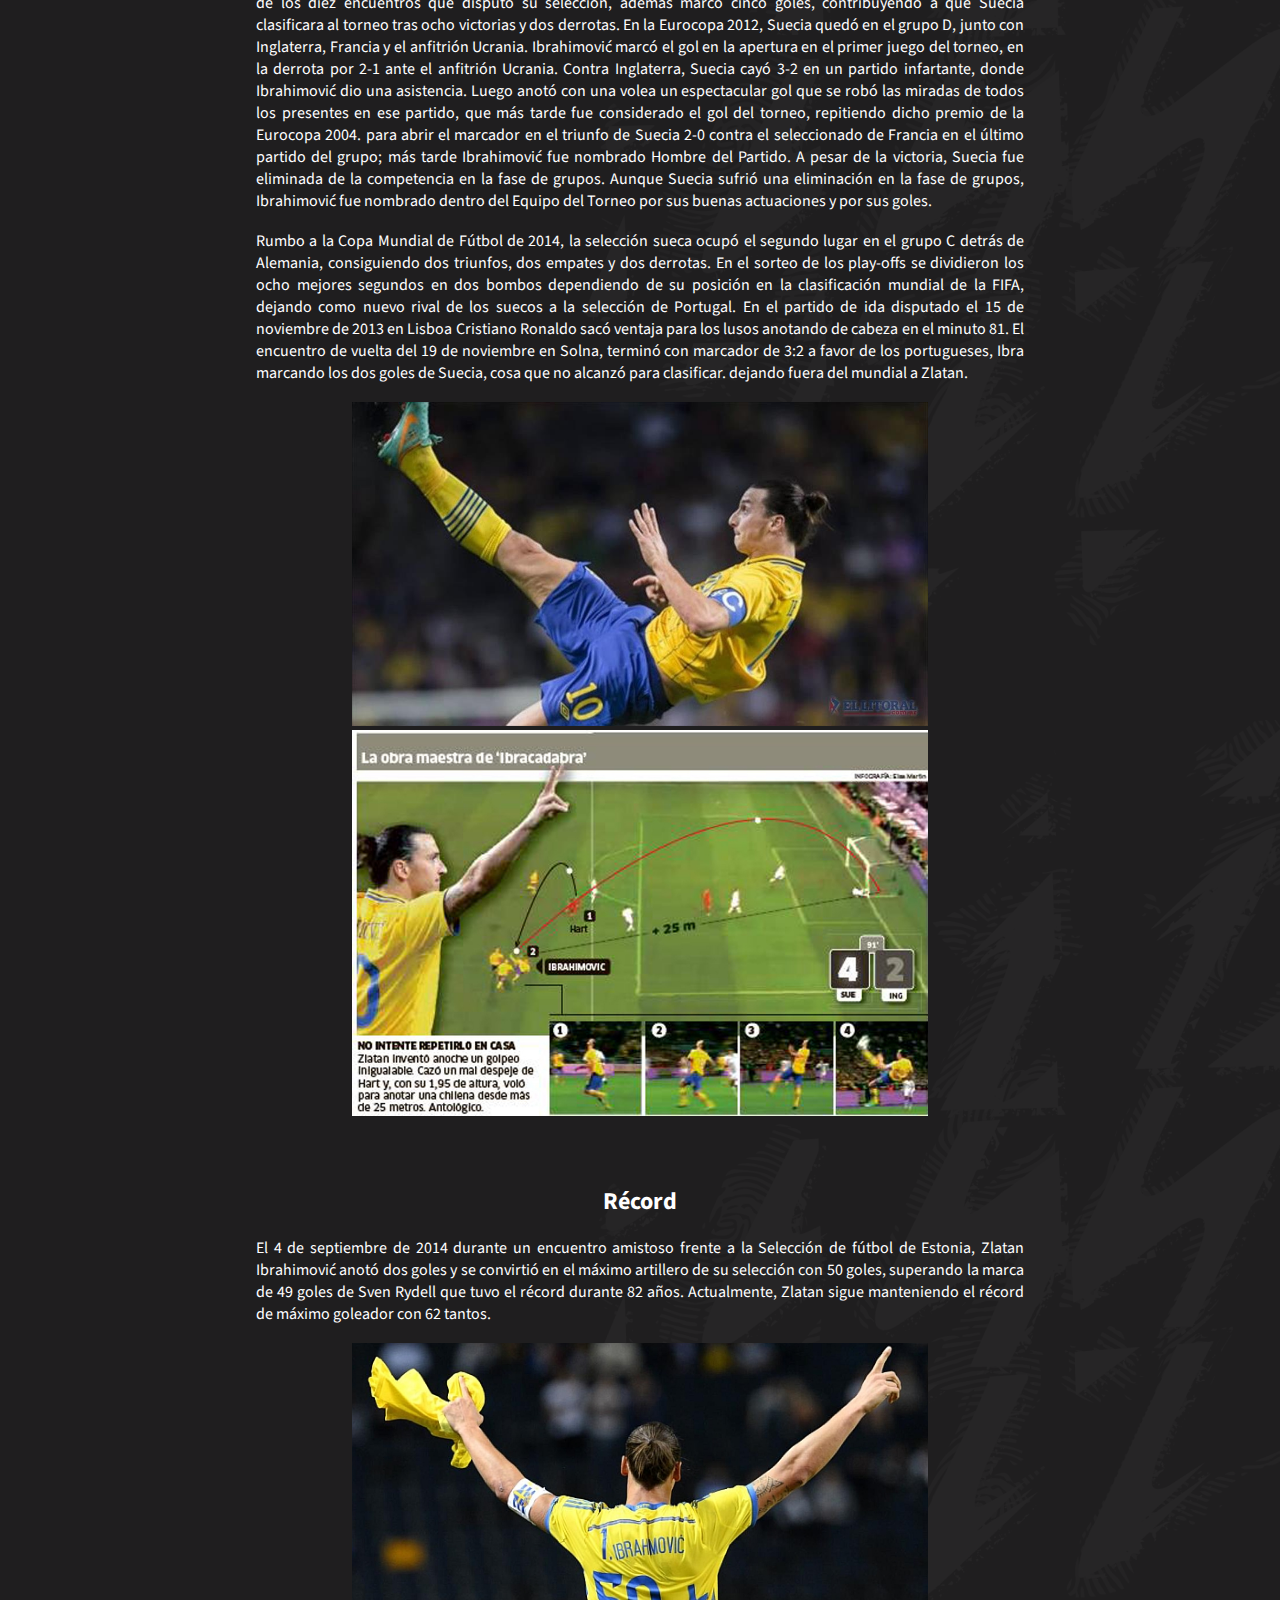
<file: Trayectoria2.html>
<!DOCTYPE html>
<html lang="es">

    <head>
        <meta charset="UTF-8">
        <meta http-equiv="X-UA-Compatible" content="IE=edge">
        <meta name="viewport" content="width=device-width, initial-scale=1.0">
        <title>Zlatan Ibrahimovic</title>
        <link rel="shortcut icon" href="Img/Logo.png" type="image/x-icon">
        <link rel="stylesheet" href="css/Trayectoria.css">
        <link rel="preconnect" href="https://fonts.googleapis.com">
        <link rel="preconnect" href="https://fonts.gstatic.com" crossorigin>
        <link href="https://fonts.googleapis.com/css2?family=Roboto:ital,wght@1,300&display=swap" rel="stylesheet">
    </head>

    <body bgcolor="black">
        <header>
            <img id="fondohead" src="Img/ibrarecortado.JPG" alt="ZLATAN">
            <img id="espaciador" src="Img/zlattan perfil.png" alt="ZLATAN">
            <img id="FPerfil" src="Img/zlattan perfil.png" alt="ZLATAN">
            <h1 id="Titulo">Zlatan</h1>
            <h1 id="IBRA">Ibrahimovic</h1>
            <img id="EMilan" src="Img/escudo milan.png" alt="MILAN">
            <h1 id="ACMILAN">AC Milan</h1>
            <img id="Bandera" src="Img/Bandera_Suecia.png" alt="MILAN">
            <h1 id="NACION">Suecia</h1>
        </header>
        <nav>
            <ul>
                <li><a href="index.html">Inicio</a></li>
                <li><a href="Trayectoria2.html">Trayectoria</a></li>
                <li><a href="Estadisticas2.html">Estadísticas</a></li>
                <li><a href="Login.html">Cuenta</a></li>
                <li><a href="CrearJugador.html">Valoración</a></li>
            </ul>
        </nav>
        <img id="Logo" src="Img/Logo.png" alt="LOGO">
        
            <link rel="preconnect" href="https://fonts.googleapis.com">
            <link rel="preconnect" href="https://fonts.gstatic.com" crossorigin>
            <link href="https://fonts.googleapis.com/css2?family=Source+Sans+Pro:wght@600&display=swap" rel="stylesheet">
            <link rel="preconnect" href="https://fonts.googleapis.com">
            <link rel="preconnect" href="https://fonts.gstatic.com" crossorigin>
            <link href="https://fonts.googleapis.com/css2?family=Source+Sans+Pro:wght@300&display=swap" rel="stylesheet">

            <h2>Inicios (1999-2001)</h2><br /><br />
            <p>Zlatan comenzó a jugar al fútbol a la edad de seis años después de recibir su primer par de botas de fútbol, si bien
            estuvo a punto de abandonar en su adolescencia para trabajar en los muelles de Malmö. Su manager lo convenció para que
            continuara jugando.</p><br />
            <p>Con ocho años se inició en equipos de categoría amateur como el Fotboll Club Rosengård, el Malmö Fotbollförening del que
            era declarado seguidor y espectador, el Bollklubben Flagg y el Fotbollklubb Balkan, un club de Malmö fundado por
            inmigrantes yugoslavos. En 1996 pasó al equipo juvenil del Malmö Fotbollförening y tres años más tarde fue ascendido al
            primer equipo.</p><br />
            <p>En la Copa de Suecia, avanzaron hasta la semifinal donde fueron eliminados por el A. I. K. Estocolmo por 2-0. Inició la
            temporada 2001 marcando un doblete en la victoria por 2-0 ante el mismo club,18 y en total anotó tres goles en ocho
            encuentros que permitieron a su equipo finalizar en la novena posición de la liga con treinta y dos puntos.23 En tres
            años disputó un total de cuarenta encuentros y marcó dieciséis goles entre la primera y la segunda categoría. Ese mismo
            año, la revista Don Balón lo incluyó en la lista de los 100 mejores futbolistas jóvenes del mundo y suscitó el interés
            de grandes clubes. Arsène Wenger intentó convencerle para que se uniera al Arsenal Football Club, mientras que Leo
            Beenhakker (director técnico del Ajax de Ámsterdam en la época) también expresó su interés en el jugador después de
            verlo en un amistoso contra el Moss Fotballklubb noruego. Arsène Wenger le pidió que hiciera una prueba, pero Ibra dijo
            “Zlatan no hace pruebas” y por eso Arsène Wenger decidió no contratarlo. El 22 de marzo de 2001, su club anunció un
            acuerdo con el conjunto neerlandés.</p><br />
            <img class="IMG"src="Img/Malmo.jpg"><br />
            <h2>Ajax (2001-2004)</h2><br />
            <p>En julio de 2001, fue traspasado por 7,8 millones de euros al Ajax de Ámsterdam, dirigido por el exfutbolista neerlandés
            Ronald Koeman, quien le otorgó desde un primer momento la camiseta número nueve. Debutó el 26 de julio en la derrota de
            su equipo por 1:0 ante el Milan de Italia por el Torneo de Ámsterdam. El 26 de agosto marcó su primer gol en la victoria
            como visitante por 1:2 sobre el Feyenoord de Róterdam donde anotó el primero de su equipo en el partido para el 0:1
            parcial. Logró su primer título a nivel profesional tras coronarse campeón en la temporada 2001-02 de la Eredivisie.</p><br />
            <p>El 12 de mayo de 2002, obtuvo la Copa de los Países Bajos cuando el Ajax venció por 3:2 al Utrecht gracias al agónico
            gol que él mismo anotó en el minuto 93 para la victoria y coronación de su club. A mediados de ese año se consagró
            campeón de la Supercopa tras derrotar al PSV Eindhoven por 3:1. El 17 de septiembre del mismo año debutó en la Liga de
            Campeones de la UEFA, más precisamente en el grupo D, en el que enfrentó al Inter de Milán, al Rosenborg Ballklub y al
            Olympique de Lyon (a quien le marcó dos goles en su debut) y clasificó a la siguiente etapa. En la segunda fase de
            grupos le tocó enfrentar al Arsenal, al Valencia y a la Roma por el grupo B y pasó a semifinales del torneo donde se
            midió con el Milan de Italia quedando eliminados por un marcador global de 3:2. El sueco disputó trece partidos y marcó
            cinco goles.</p><br />
            <p>En el orden local, fue subcampeón tras el PSV Eindhoven que obtuvo la Eredivisie del período 2002-03; jugó veinticinco
            encuentros y anotó trece goles terminando octavo en la tabla de goleadores. Por el torneo doméstico de la temporada
            2003-04 disputó veintidós encuentros, marcó nuevamente trece goles y logró hacerse de dicho torneo por lo que obtuvo su
            segundo título de liga. En la Liga de Campeones se midió ante el Celta de Vigo, el Brujas de Bélgica y el Milan de
            Italia conformando el grupo H. Disputó ocho partidos y marcó solo dos goles ya que su equipo terminó en la cuarta
            posición en la fase de grupos y sin posibilidades de clasificar a la siguiente ronda. El 22 de agosto de 2004, en su
            etapa final en el club, marcó un «golazo» ante el Breda, donde eludió a cinco defensores y al arquero para luego
            definir. El comentarista de ese partido comparó el gol con el de Diego Maradona y Zinedine Zidane añadiendo que fue una
            obra de arte. Ese año el canal televisivo Eurosport 1 lo eligió como el «Gol del Año».</p><br />
            <img class="IMG" src="Img/Ajax.jpg"><br />
            <h2>Juventus (2004-2006)</h2><br />
            <p>Tras los éxitos obtenidos en la liga neerlandesa, el 31 de agosto de 2004 fue fichado por la Juventus Football Club, el
            cual pagó 19 millones de euros, por deseo del entonces entrenador Fabio Capello, que veía en él al heredero de Marco van
            Basten. Su debut con la sociedad turinesa en la Serie A se produjo el 12 de septiembre de 2004 en la victoria por 3:0
            sobre el Brescia Calcio en donde Zlatan anotó el tercero. En total disputó treinta y cinco encuentros y anotó dieciséis
            goles contribuyendo a que su equipo obtuviera el título de la liga tras veintiséis victorias, ocho empates y cuatro
            derrotas.
            </p><br />
            <p>No les fue tan bien en la Copa Italia ni en la Liga de Campeones de la UEFA 2004-05 donde fueron eliminados en los
            octavos y cuartos de final respectivamente. Ese mismo año fue nombrado Futbolista Extranjero del Año en la Serie A y
            recibió su primer Guldbollen, un premio al mejor futbolista sueco del año. La temporada 2005-06 fue menos fructífera en
            goles en comparación con su primera temporada. Su rol en el equipo fue diferente, ya que cambió su faceta goleadora por
            una mayor participación en el juego, especialmente como futbolista de referencia en jugadas de ataque y sus números de
            asistencias aumentaron. La Juventus revalidó su título obtenido en la campaña anterior en la Serie A con noventa y un
            puntos.</p><br />
            <p>En la Liga de Campeones finalizó en el primer lugar de su grupo con quince puntos, avanzando hasta los cuartos de final
            donde fueron derrotados por marcador global de 2:0 por el Arsenal de Inglaterra.47 En esta competición Zlatan estuvo
            presente en nueve partidos y marcó tres goles en la fase de grupos (dos ante el Rapid Viena y uno ante el Bayern de
            Múnich).4Mientras que en la Copa Italia disputó dos encuentros y sin marcar goles. Debido al escándalo de manipulación
            de encuentros conocido como Calciopoli o Moggigate, las dos ligas italianas ganadas por Ibrahimović con su club fueron
            revocadas y la Juventus fue descendida a la Serie B.</p><br />
            <p>El nuevo equipo intentó hacer lo posible para que Ibrahimović y otros jugadores importantes se quedaran con la Juventus,
            pero el jugador y su agente se mantuvieron firmes en seguir adelante, con Raiola amenazando con acciones legales para
            sacar a Ibrahimović de su contrato. por lo que decidió abandonar el equipo y fichar por el Inter de Milán.</p><br />
            <img class="IMG" src="Img/Juventus.jpg"><br />
            <h2>Inter (2006-2009)</h2><br />
            <p>El 10 de agosto de 2006, fichó por el Football Club Internazionale que pagó 24,8 millones de euros por su traspaso. El
            jugador firmó un contrato de 12 millones de euros anuales durante cuatro años, es decir, hasta junio de 2010. Debutó con
            la camiseta neroazzurra el 27 de agosto, en la Supercopa de Italia, torneo que ese mismo año se adjudicó al vencer con
            el Inter 4:3 a la Roma. El 9 de septiembre, en la temporada 2006-07 de la Serie A marcó su primer gol en la jornada
            inicial de liga frente a la Fiorentina anotando el tercero del 2:3 final. Esa temporada, logró consagrarse campeón del
            torneo italiano, donde disputó veintisiete encuentros y marcó quince goles. Por la Liga de Campeones jugó siete partidos
            y no marcó goles, enfrentando en la fase de grupos al Bayern de Múnich, al Spartak de Moscú y al Sporting de Lisboa, y
            en octavos de final al Valencia con el que quedó eliminado tras empatar 2:2 en el global y aplicarse la regla del gol de
            visitante.</p><br />
            <p>El 28 de octubre por la Serie A en el Derby della Madonnina el Inter de Milán le ganó por 4-3 al Milan, en un partido
            crucial de liga en donde Ibrahimović anotó el tercer tanto. En la temporada 2007-08 fue bicampeón de la Serie A, en la
            que Inter se adjudicó el scudetto con ochenta y cinco puntos (tres más que su inmediato perseguidor, la Roma) en la
            tabla de posiciones final. Zlatan convirtió diecisiete goles en veintiséis jornadas jugadas.</p><br />
            <p>En la Liga de Campeones de la UEFA participó nuevamente en siete encuentros, pero esta vez marcó cinco goles, todos
            ellos en la fase de grupo, compitiendo por la clasificación a la siguiente fase junto al C. S. K. A. Moscú, al
            Fenerbahçe S. K. y al P. S. V. Eindhoven (a quien le convirtió sus primeros dos goles en la competición con esta
            camiseta). El neroazzurro clasificó hasta los octavos de final, en los perdió por un global de 3:0 frente al Liverpool
            inglés. En 2007, Ibrahimović firmó un nuevo contrato con el club, se informó que este contrato lo hacía el jugador mejor
            pagado del mundo, superando a varias estrellas del mundo del fútbol. También en 2007, formó por primera vez parte del
            equipo ideal de la UEFA. En su última etapa en Inter y con la llegada de José Mourinho, obtuvo primeramente por segunda
            vez la supercopa italiana al derrotar a la Roma (con quien jugó tres años consecutivos esta final) en los penales por
            6:5 después de empatar 2:2 en los 90 minutos reglamentarios. El 18 de mayo de 2008, Ibrahimović marcó ambos goles en la
            victoria por 2-0 ante el Parma en el último día de la temporada 2007-08 de la Serie A, para darle al Inter un segundo
            Scudetto consecutivo. En general, marcó 17 goles en 26 partidos de liga, y fue nombrado Futbolista del Año de la Serie A
            y Futbolista Extranjero de la Serie A del Año.</p><br />
            <p>En la Liga de Campeones 2008-09 enfrentó al Anorthosis Famagusta, al Panathinaikos y al Werder Bremen, obteniendo el
            segundo lugar de la fase de grupos y quedó nuevamente eliminado (por tercer año consecutivo) en los octavos de final
            pero esta vez a manos del Manchester United quien ganó por un global de 2:0. Ibra marcó un solo un gol en la competición
            y jugó ocho partidos. Ibrahimović término su tercera temporada con el inter siendo el máximo goleador de la Serie A,
            sumándole a esto que fue elegido por segundo año consecutivo como el mejor jugador del año de la Serie A y también el
            mejor futbolista extranjero del año de la Serie A.</p><br />
            <p>Ibrahimović dejó el Inter durante su gira de verano en Estados Unidos en el World Football Challenge el 23 de julio de
            2009 para negociar con el Barcelona, en su último partido para el Inter contra el Chelsea.</p><br />
            <img class="IMG" src="Img/Inter.jpg"><br />
            <h2>Barcelona (2009-2010)</h2><br />
            <p>El 27 de julio de 2009, Zlatan firmó por el Fútbol Club Barcelona por cinco temporadas.7071 El traspaso se cerró en 46
            millones de euros más el pase del delantero Samuel Eto'o al club interista, valorado en 20 millones, más una
            indemnización de 5 millones de euros por la no cesión de Aliaksandr Hleb, quien estaba incluido en la operación y
            finalmente fue cedido al VfB Stuttgart, siendo en total millones de euros, lo que suponía el fichaje más caro de la
            historia del equipo azulgrana hasta ese momento, y una de las transferencias más cara de la historia del fútbol.</p><br />
            <p>Tras una operación del metacarpo de su mano izquierda, Ibra disputó su primer partido con la camiseta azulgrana el 19 de
            agosto, en el Trofeo Joan Gamper frente al Manchester City. Su primer partido oficial, lo disputó el 23 de agosto en el
            encuentro de vuelta de la Supercopa de España 2009 frente al Athletic Club, siendo el resultado final 3:0 a favor de su
            equipo. Cinco días más tarde, obtuvo su primera Supercopa de Europa gracias a la victoria de su club por 1:0 sobre el
            Shajtar Donetsk en el Estadio Luis II, en el encuentro Ibrahimović inició como titular, pero fue sustituido por Pedro
            Rodríguez al minuto 81. Su primer gol con el equipo catalán fue el 31 de agosto ante el Real Sporting de Gijón, en la
            primera jornada de la Liga 2009-10. anotando el 3-0 final. Al término de la quinta jornada de la liga, igualó la mejor
            marca histórica de goles en las primeras cinco jornadas establecida por César Rodríguez en la temporada 1950-51, un
            tanto en cada jornada.</p><br />
            <p>El día 29 de julio de 2010, después de que no lograse una destacada actuación en la victoria por 2:4 en el amistoso
            contra el combinado noruego Vålerenga Fotball, se iniciaron nuevamente los rumores sobre su posible salida. Al final del
            mes de julio, declaraciones de Guardiola y del futbolista aclararon que se quedaría en el club durante la temporada
            2010-11, pero solo llegó a participar en la derrota por 3-1 ante el Sevilla F. C. en la Supercopa de España 2010.
            Después de ese partido la relación entre ambos fue de mal en peor, afirmando que Guardiola había comprado un Ferrari, y
            que lo conducía como un Fiat en referencia a cómo le utilizó en su estancia en el club.</p><br />
            <img class="IMG" src="Img/Barcelona.jpg"><br />
            <h2>Milan (2010-2012)</h2><br />
            <p>El 28 de agosto de 2010, fue traspasado en calidad de cedido a la Associazione Calcio Milan de Italia que lo adquirió en
            un principio por una temporada, haciéndose cargo de su sueldo y comprometiéndose a abonar al Barcelona una cifra de 24
            millones de euros por su traspaso definitivo al final de la temporada. Firmó un acuerdo de cuatro años inmediatamente
            después de pasar con éxito los exámenes médicos. Tras firmar, Ibrahimović dijo: "Este movimiento me da más adrenalina.
            Me he mudado aquí para ganar la Liga de Campeones con el Milan. Quiero ganar el doble de lo que he ganado". En la
            entidad italiana le fue asignado el dorsal número once e hizo su debut el 11 de septiembre, en la derrota 0:2 ante el
            recientemente ascendido Cesena, partido en el que falló un tiro penal a falta de cinco minutos para su finalización.</p><br />
            <p>Marcó su primer gol con la camiseta rossonera el 15 de septiembre, en la Liga de Campeones 2010-11 frente al Auxerre
            francés. En dicha competición enfrentó además rivales como el Ajax de Ámsterdam y el Real Madrid por la fase de grupos,
            mientras que en los octavos de final se enfrentó al Tottenham Hotspur con el que quedó eliminado tras perder por un
            global de 0:1. Zlatan disputó en este torneo ocho encuentros y marcó cuatro goles. Su primer gol liguero se produjo el
            22 de septiembre, en la cuarta jornada frente a la Lazio para la victoria transitoria de su equipo. El 14 de noviembre,
            anotó de penal el único el gol en la victoria por 0:1 sobre el Inter para quedarse con el derbi de Milán, el cual
            además, puso fin a la racha de partidos invictos que mantenía su ex-club. El 20 de noviembre, anotó su séptimo gol
            contra la Fiorentina en el minuto 45 con un lanzamiento de bicicleta por encima de la cabeza, pasando a Alexandre Pato
            como el máximo goleador del equipo de la temporada.</p><br />
            <p>Cuando comenzó el año 2012, anotó un gol contra Atalanta convirtiendo un penal. El 5 de enero de 2012 en un partido
            contra el Napoli, se le mostró una tarjeta roja por abofetear a Salvatore Aronica en un incidente cuando el partido
            había sido detenido por una falta, y se le dio una nueva sanción de tres partidos en la Serie A. Volvió a marcar un
            doblete contra el Novara, un periodista destacó el segundo gol diciendo que fue un gol de los que solo Zlatan puede
            hacer. El 15 de febrero, en el partido de ida de los octavos de final de la Liga de Campeones, Ibrahimović dio dos
            asistencias para Robinho y también anotó con un puntapié, lo que ayudó al Milan a ganar por 4-0 al Arsenal. Y avanzar
            hacia los cuartos de final en un global de 4-3.en cuartos de final de la UEFA Champions League 2011-12 quedó eliminado a
            manos de su ex club el Barcelona. El 3 de marzo, durante la victoria por 4-0 frente al Palermo, Ibrahimović se puso al
            frente de la tabla de goleadores al anotar un hat-trick en la primera mitad para llevar su cuenta hasta 17 goles.</p><br />
            <p>Terminó la temporada como máximo goleador de la Serie A con 28 goles en 32 partidos. Siendo por segunda vez
            Capocannoniere de liga italiana. Al terminar la temporada Ibrahimović abandonaría la ciudad de Milán por la ciudad de
            París.</p><br />
            <img class="IMG" src="Img/Milan1.jpg"><br />
            <h2>PSG (2012-2016)</h2><br />
            <p>El 17 de julio de 2012, el París Saint-Germain Football Club confirmó el acuerdo con la Associazione Calcio Milan para
            adquirir sus derechos deportivos por 20 millones de euros, que lo convirtieron en el futbolista más caro de la historia
            en cuanto a precio de transferencias, con alrededor de 180 millones de euros en el total de su carrera. Ibra firmó un
            contrato por tres años y recibirá un sueldo neto anual de 14 millones de euros, convirtiéndose en el segundo futbolista
            mejor pagado del mundo detrás del camerunés Samuel Eto'o. Al día siguiente, Ibrahimović hizo la siguiente declaración
            durante la conferencia de prensa: "Es un gran paso en mi carrera y otro sueño hecho realidad. Estoy muy feliz porque es
            un proyecto muy grande que quiero ser involucrado y quiero ser parte de la historia del club. Estoy aquí para ganar y
            nada más “.</p><br />
            <p>Su debut con gol incluido en el club parisino se produjo el 28 de julio en un encuentro amistoso ante el D. C. United de
            los Estados Unidos donde solo le bastaron dos minutos del mismo para hacerse en la red. Su primer partido oficial lo
            disputó el 11 de agosto en el empate 2:2 ante el Lorient, en la primera fecha de la temporada 2012-13 de la Ligue 1,
            anotando los dos goles de su equipo. El 2 de septiembre marcó dos goles más para darle el triunfo a su club por 2:1
            sobre el Lille Olympique, fue la primera victoria del PSG luego de conseguir tres empates consecutivos en las tres
            primeras jornadas del campeonato.</p><br />
            <p>Tres semanas después, en el primer partido de la Liga de Campeones de la UEFA ante el Dinamo de Kiev, anotó su sexto gol
            en apenas su quinta aparición para el equipo de Carlo Ancelotti a través de un penalti. Gracias a esa anotación se
            convirtió en el primer futbolista en marcar por lo menos un gol con seis equipos diferentes en la Liga de Campeones. El
            8 de octubre, se convirtió en el tercer jugador (después de Ronaldinho y Laurent Blanc) que ha disputado El Clásico de
            España, el derbi de Milán de Italia y él Le Classique de Francia.</p><br />
            <p>El 16 de marzo se convirtió en el máximo goleador de la historia del club en una temporada en todas las competiciones
            con cuarenta goles en total en la victoria por 2-0 sobre el Saint-Étienne, superando el récord anterior en poder de
            Carlos Bianchi con treinta y nueve goles en la temporada 1977-78.</p><br />
            <p>El 11 de mayo, fue nombrado nuevamente Jugador del Año de la Ligue 1 por segunda temporada consecutiva. También fue
            nuevamente el máximo goleador de la Ligue 1 por segundo año consecutivo con 26 goles e incluido en el Equipo del Año de
            la Ligue 1 nuevamente por segundo año consecutivo. Ibrahimović concluyó la temporada con los títulos de la Copa de la
            Liga de Francia (aunque no disputó la final debido a una lesión). La Supercopa de Francia y por segundo año consecutivo
            conquistaron la Ligue 1 al derrotar en la jornada 38 al Montpellier Sport Club por 4-0, marcando Zlatan el 2-0. En
            general Ibrahimović, anotó 41 goles en 46 partidos en todas las competiciones, incluidos diez goles en ocho partidos de
            la Liga de Campeones.</p><br />
           <p>Ibrahimović hizo su última aparición en la Ligue 1 para el PSG ante el Nantes en el Parque de los Príncipes el 14 de
            mayo de 2016, anotando dos goles en la victoria por 4-0 para convertirse en el máximo anotador del Paris Saint-Germain
            en una sola temporada de la Ligue 1 con 38 goles. un gol por delante del exjugador argentino Carlos Bianchi, quien logró
            37 goles en la campaña 1977-78. Ibrahimović terminó la temporada 2015-16 de la Ligue 1 como el máximo goleador, por
            tercera ocasión. El partido de la liga se detuvo brevemente en el minuto diez cuando los fanáticos le dieron a
            Ibrahimović, cuya camiseta del PSG era el número 10, una gran ovación. También fue animado justo antes del pitido final,
            cuando sus dos hijos ingresaron al campo de juego en donde Zlatan sosteniendo a sus dos hijos en sus brazos que habían
            corrido al terreno de juego momentos antes, usando camisetas del equipo parisino con el número 10, uno de ellos llevaba
            la camiseta con la palabra "Rey" y el otro llevaba la camiseta con la palabra "Leyenda" escritas en inglés en la parte
            posterior. Los nombres se referían a una publicación que Zlatan Ibrahimović había puesto en redes sociales antes del
            partido diciendo: "Llegué como un rey, me voy como una leyenda".</p><br />
            <p>El 21 de mayo de 2016, Ibrahimović jugó su último partido con la camiseta del Paris y también fue el capitán en ese
            encuentro en la final de la Copa de Francia ante el Marsella que derrotó por 4-2. marcando dos goles que fueron sus
            goles 155 y 156 con el PSG, y también dando una asistencia a su compañero de equipo Edinson Cavani. en los minutos
            finales del partido fue sustituido con una ovación de pie de todos los presentes en el Stade de France, y un fuerte
            abrazo de su técnico Laurent Blanc, que también era su último partido como director del equipo, marcando así el término
            de su etapa con el equipo parisino. Zlatan terminó la temporada como el Máximo goleador y Mejor jugador de la Ligue 1 y
            obteniendo con el club 11 trofeos en cuatro años y la cantidad de 156 goles en 180 partidos, coronándose como el máximo
            goleador del club.</p><br />
            <img class="IMG" src="Img/PSG.jpg"><br />
            <h2>Manchester United (2016-2018)</h2><br />
            <p>El 30 de junio Zlatan hizo oficial su fichaje por el Manchester United Football Club por un año con la opción de ser
            extendido el contrato esto fue publicado en sus redes sociales. Se dijo que su salario semanal fue de 200 000 libras
            británicas. Le entregaron la camiseta número 9 antes que empezara la temporada 2016-17. En su debut oficial el 7 de
            agosto por la Community Shield 2016 marcó su primer gol con el club de cabeza superando al jugador West Morgan y
            impidiendo que el portero Kasper Schmeichel atapara el balón, dándole dicho título a su club en la victoria por 2:1
            frente al Leicester City.</p><br />
            <p>El 14 de agosto hizo su debut en la Premier League en la victoria de su club por 1:3 al Bournemouth, donde marcó el
            tercer tanto siendo un gol con un potente lanzamiento. El 20 de agosto en la Jornada 2 de la Premier League hizo su
            debut en el Old Trafford en la victoria por 2-0 sobre el Southampton Football Club, en ese encuentro marco su primer
            doblete con el club, el primero fue un potente cabezazo y el segundo fue de penal. El 6 de noviembre volvió a marcar dos
            goles en la victoria por 3-1 al Swansea City, su primer gol del partido fue el gol 25 000 en la historia de la Premier
            League. Más tarde en el mismo partido fue amonestado con tarjeta amarilla impidiendo que jugara el próximo partido en
            uno de los clásicos de Inglaterra frente al Arsenal por acumulación de tarjetas amarillas. El 5 de febrero de 2017,
            Ibrahimović marcó su gol número 15 de la temporada y el vigésimo en todas las competiciones en el triunfo por 3-0 contra
            el Leicester City en el King Power Stadium, convirtiéndose en el jugador más viejo en lograr al menos 15 goles en una
            sola temporada de la Premier League con la edad de 35 años y 125 días.</p><br />
           <p>El Manchester United había llegado a la final de la Europa League derrotando al Anderlecht y Celta de Vigo
            respectivamente. En el partido final contra el Ajax de Ámsterdam en el Friends Arena de Estocolmo, Suecia, Ibrahimović
            estuvo presente alentando a sus compañeros en la victoria por 2-0. Ganando así su primer gran título europeo con el
            club, y siendo nombrado en el Equipo de la UEFA de la Europa League de la Temporada.</p><br />
            <p>El 24 de agosto de 2017, se anunció que Ibrahimović había firmado un nuevo contrato por un año con el Manchester United.
            También se anunció que usaría el número 10 en su segunda temporada con el equipo. El 18 de noviembre, Ibrahimović hizo
            su regreso para el club, reemplazando a Anthony Martial como sustituto en una victoria 4-1 contra el Newcastle United.
            Después del partido en una entrevista a él y a su compañero de equipo Paul Pogba, el reportero le pregunto como lo hizo
            para recuperarse de la lesión a lo que Zlatan respondió: "Los leones no se recuperan como los humanos", refiriéndose a
            él mismo como un león. La semana siguiente, se convirtió en el primer jugador en aparecer para siete clubes diferentes
            en la Liga de Campeones apareciendo en el segundo tiempo en la derrota por 1-0 ante el Basilea. El 20 de diciembre, fue
            el capitán en la sorpresiva derrota por 2-1 ante el Bristol City por los cuartos de final de la Copa EFL, marcando el
            primer gol gracias a un potente tiro libre. El 22 de marzo de 2018, Manchester United anunció que tanto el club como
            Ibrahimović habían llegado a un acuerdo para la rescisión de su contrato. Días después, Ibrahimović se despediría del
            club con una publicación en redes sociales dando las gracias al club y a la ciudad de Mánchester por el cariño hacia el
            expresando su gratitud.</p><br />
            <img class="IMG" src="Img/Manchester-United.jpg"><br />
            <h2>LA Galaxy (2018-2019)</h2><br />
            <p>El 23 de marzo de 2018, Ibrahimović firmó para el club LA Galaxy de la Major League Soccer (MLS).169 Hizo su debut el 31
            de marzo, como suplente ante Los Angeles FC en el Derby de El Tráfico, donde anotó dos goles, incluyendo una media volea
            de 45 yardas y un cabezazo en tiempo de descuento que llevó al Galaxy a ganar 4- 3. Después de su actuación ganadora del
            partido, Ibrahimović dijo: "Escuché a la multitud diciendo 'Queremos a Zlatan, queremos a Zlatan', así que les di a
            Zlatan".</p><br />
            <p>El 14 de abril marcó un gol de cabeza en la victoria por 1-0 frente al Chicago Fire. Marcó dos veces para el Galaxy en
            una derrota por 3-2 ante el FC Dallas el 30 de mayo. El 9 de junio también anotó dos veces para el Galaxy en la victoria
            por 3-0 sobre el Real Salt Lake. Volvió a marcar dos goles el 30 de junio en el empate 3-3 frente al SJ Earthquakes. El
            8 de julio anotó de penal en la victoria 4-0 contra Columbus Crew. El 22 de julio Ibrahimović anotó su gol número 12 de
            la liga con el Galaxy tras vencer a Philadelphia Union en la victoria de 3-1. Marcó su primer hat-trick en la MLS la
            semana siguiente en una victoria por 4-3 ante Orlando City. El viernes 24 de agosto, Zlatan marcaría su gol número 499
            en su carrera en el empate 1-1 ante Los Angeles FC en el Derby de El Tráfico. El 16 de septiembre logró su tanto número
            500 en la derrota por 5 a 3 ante el Toronto FC. Su gol número 20 en la MLS, llegaría el sábado 29 de agosto al marcar un
            doblete en la victoria por 3-0 sobre el Vancouver Whitecaps.</p><br />
            <p>Ibrahimović marcó un gol de chilena en la derrota 2-1 del Galaxy frente al New England Revolution, siendo uno de los
            mejores goles de la temporada de la MLS. El jueves 4 de julio marcó un doblete en la victoria por 2-0 al Toronto
            Football Club. Zlatan se llevaría el Espy awards como el mejor futbolista de la MLS, agregando este título individual a
            su extenso palmarés. El viernes 19 de julio Zlatan marcó un hat-trick sobre Los Angeles FC, siendo el primer gol una
            obra de arte de parte del sueco, en la victoria por 3-2 en el clásico del tráfico. El miércoles 14 de agosto anotó un
            doblete en la victoria 2-0 sobre el FC Dallas. Marco otro doblete en el empate 2-2 sobre el Seattle Sounders FC, y
            gracias a ese doblete llegó a los 20 goles en el presente año. El domingo 25 de agosto en El Tráfico Derby marcó un
            doblete en el empate 3-3 sobre Los Angeles FC. El martes 15 de septiembre Zlatan marco otro hat-trick en la goleada de
            7-2 sobre el Sporting Kansas City, llegando a 28 goles en 27 partidos en la presente MLS. Zlatan se despediría de Los
            Angeles Galaxy y en particular de la MLS con una frase típica a su estilo: "Vine, miré, conquisté. Gracias LA Galaxy por
            hacerme sentir vivo otra vez. Para los fanáticos del Galaxy: querías a Zlatan, te di a Zlatan. De nada. La historia
            continúa... Ahora vuelvan a ver el béisbol".</p><br />
            <img class="IMG" src="Img/LA-Galaxy.jpg"><br />
            <h2>Milan (2020-presente)</h2><br />
            <p>En diciembre de 2019 se anunció su regreso al fútbol europeo sumándose a las filas del AC Milan,15 que atravesaba
            dificultades desde el inicio de la temporada y sufrió su peor derrota en 21 años, al caer por 0:5 de visitante ante el
            Atalanta. Al momento del anuncio, el club milanés marchaba en el 11º puesto de la Serie A. Ibrahimović regreso al AC
            Milan en una transferencia gratuita con un contrato de seis meses hasta el final de la temporada, con opción de extender
            su contrato hasta el final de la temporada 2020-21, sujeto a ciertas condiciones.</p><br />
            <p>Ibra marco su primer gol para el Milan desde que regreso el 11 de enero, en una victoria por 2-0 contra Cagliari. Su gol
            contra Cagliari marco un hito en la vida del jugador, al marcar en cuatro décadas distintas (1990, 2000, 2010, 2020). El
            9 de febrero asistió un gol y posteriormente anotó un gol en la derrota por 4-2 contra el Inter en el estadio San Siro
            de Milan, como resultado, Ibra se convirtió en el máximo goleador en el derby della Madonnina, a la edad de 38 años y
            129 días, rompiendo el récord anterior establecido por su compatriota Nils Liedholm en una victoria por 2-1 sobre el
            Inter el 26 de marzo de 1961, a la edad de 38 años y 43 días. Hizo su aparición número 100 para el club el 15 de julio,
            en una victoria por 3-1 en casa sobre el Parma, por Serie A. Días más tardes la leyenda del club e histórico capitán del
            Milan, Paolo Maldini, le entregó un reconocimiento por sus 100 partidos con la casaca del milan. El miércoles 29 de
            julio, Ibrahimović marcó un doblete para el Milan en la victoria por 4-1 sobre Sampdoria.</p><br />
            <p>En el inicio de la temporada 2020-21 Zlatan marcó un doblete el 21 de agosto en la victoria por 2-0 ante el Bologna
            Football Club. Después de perderse tres partidos por un positivo en COVID-19, regresó el 17 de octubre en el «Derby
            della Madonnina» frente al Football Club Internazionale, en el cual anotó otro doblete en la victoria por 2-1. Su buena
            racha continuó con otro doblete ante la Associazione Sportiva Roma en el empate 3-3, un gol de chilena en la victoria
            por 1-2 frente al Udinese Calcio, un gol a los 90+3' en un agónico empate del Milan ante el Hellas Verona por 2-2 y
            posteriormente anotó un doblete en la victoria del Milan por 1-3 ante el Napoli, sumando hasta ese momento 10 goles en 6
            partidos desde el arranque de la Serie A que permiten al A. C. Milan situarse líder del campeonato, algo que no lograba
            desde hacía más de ocho años cuando liderase el campeonato 2011-12. En el partido Milan vs. Napoli, Ibrahimović sufrió
            una lesión que lo mantendría alejado de los terrenos de juego por lo menos de tres a cuatro semanas. Para la desdicha
            del jugador, posteriormente sufriría una nueva lesión en un entrenamiento en el club, justo antes de poder volver a
            jugar. En su vuelta al fútbol, el 9 de enero de 2021, entró en un cambió a los 85' reemplazando a Rafael Leão, en una
            victoria del Milan por 2-0, ante el Torino. El 18 de enero anotó un doblete ante el Cagliari en una victoria de los
            Rossoneri por 2-0. El 26 de enero, anotaría un gol en el Derby della Madonnina ante el Inter por los cuartos de final de
            la Coppa Italia, en lo que sería una derrota por 2-1, en un partido en el que, además, sería posteriormente expulsado
            por una pelea con el belga Romelu Lukaku.</p><br />
            <p>El domingo 7 de febrero, en la victoria del Milan por 4-0 ante el Crotone, Zlatan marcaría un doblete, llegando así a
            los 500 goles en clubes. Con esta victoria, el Milan volvería a la primera posición de la Serie A.</p><br />
            <img class="IMG" src="Img/Milan2.jpg"><br /><br />
            <h1>Selección</h1><br /><br />
            <h2>Debut con la selección y Copa del Mundo 2002</h2><br />
            <p>Inició su participación en la selección sueca con la categoría sub-19, con la cual disputó cuatro encuentros. Con la
            selección sub-21 participó en las eliminatorias para la Eurocopa Sub-21 de 2002. Hizo su debut para la selección sueca
            en un amistoso contra las Islas Feroe en Tipshallenen con un empate 0-0 el 31 de enero de 2001 durante el Campeonato
            nórdico de fútbol 2000-01. El 7 de octubre de 2001, jugó su primer partido competitivo, en un partido clasificatorio
            para la Copa Mundial de Fútbol de 2002 contra el combinado de Azerbaiyán, anotando su primer gol internacional en una
            victoria por 3-0 cuando Suecia encabezó su grupo para clasificarse para el próximo torneo en las eliminatorias para la
            Copa Mundial de Fútbol de 2002. con eso Ibrahimović disputaría su primer mundial con la selección absoluta de Suecia.
            Tras lograr la clasificación fue convocado por el entrenador Lars Lagerbäck para participar en la Copa Mundial donde
            estuvo presente en dos encuentros, uno en la fase de grupos ante Argentina y otro en los octavos de final ante Senegal
            que derrotó a Suecia por 2:1 con un gol de oro de Henri Camara.</p><br />
            <img class="IMG" src="Img/2002.jpg"><br />
            <h2>Eurocopa 2004 y Copa del Mundo 2006</h2><br />
            <p>Suecia se clasificó para la Eurocopa de 2004 como ganadores del grupo, con Ibrahimović anotando tres goles en la fase de
            clasificación. En el partido de grupo inaugural de Suecia de la Eurocopa 2004 contra Bulgaria el 14 de junio,
            Ibrahimović asistió en uno de los goles a Fredrik Ljungberg y luego anotó desde un penal en una victoria por 5-0.
            consolidándose en la delantera junto a su compañero de equipo Henrik Larsson. En el siguiente partido contra Italia el
            18 de junio, anotó un gol en el minuto 85 con un balón de remate para sellar un empate 1-1 y fue nombrado Hombre del
            Partido. más tarde el gol contra Italia fue elegido mejor gol del torneo. Posteriormente, Suecia y Dinamarca lograron
            sellaron su lugar en la ronda eliminatoria en encuentros directos después de un empate 2-2 en su último partido de
            grupo, con Suecia encabezando el grupo. En cuartos de final contra Holanda, falló un penal en el tiroteo resultante
            después de un empate 0-0 después del tiempo extra, ya que Suecia fue eliminada de la competencia. Durante la campaña de
            clasificación para la Copa Mundial 2006, Ibrahimović anotó cuatro goles en la victoria por 7-0 ante el combinado de
            Malta el 4 de septiembre de 2004.</p><br />
            <p>En la Copa Mundial de Fútbol de 2006, disputó dos encuentros de la primera fase ingresando como titular, aunque sin
            marcar goles. Suecia quedaría eliminada del torneo en octavos de final por la selección de Alemania.</p><br />
            <img class="IMG" src="Img/2004-06.jpg"><br />
            <h2>Alejamiento con la selección y Eurocopa 2008</h2><br />
            <p>Después de la cita mundialista, Ibrahimović fue convocado para disputar partidos de clasificación para la Eurocopa 2008,
            hasta que el 6 de septiembre de 2006 en el partido contra Liechtenstein, violó el toque de queda del equipo al salir del
            hotel dos días antes del partido con sus compañeros Christian Wilhelmsson y Olof Mellberg, visitando un club nocturno.
            Aunque ninguno consumió alcohol, el seleccionador Lars Lagerbäck lo sancionó, junto con sus compañeros, por no respetar
            el horario de llegada al hotel, como respuesta a la sanción disciplinaria, se apartó voluntariamente de la selección
            durante seis meses. aunque la selección y el director querían contar con la presencia de su estrella, Ibrahimović se
            negó a disputar partidos con la selección durante un largo periodo. Después de tanta polémica, regresó a la selección el
            28 de marzo en la derrota ante Irlanda del Norte. No anotó en ninguno de los 12 partidos de clasificación a la Eurocopa
            2008, aunque si dio un par de asistencias para sus compañeros. ese mismo año Ibrahimović fue galardonado con el balón de
            oro sueco (Gudbollen) por segunda vez como mejor jugador del año de Suecia.</p><br />
            <p>En el año 2008 formó parte de la plantilla que disputó la Eurocopa, siendo incluido en el once titular durante los tres
            encuentros de la fase de grupos y además marcó dos goles, uno en la victoria por 2:0 sobre Grecia y otro gol en la
            derrota por 2:1 ante España. Sin embargo Suecia no avanzó a la siguiente ronda tras haber culminado en el tercer lugar
            de su grupo con tan solo tres puntos. asumió el brazalete de capitán de la selección para los partidos de la ronda de
            clasificación para la Copa Mundial de Fútbol de 2010, tras una grave lesión sufrida por Henrik Larsson, anterior
            portador del gafete. Ibrahimović marcó un gol en una victoria por 4-0 ante Malta el 10 de junio de 2009 en un partido
            clasificatorio para la Copa Mundial de Fútbol 2010.</p><br />
            <p>El 5 de septiembre de 2009, marcó en último minuto el segundo gol en la victoria por 2-1 contra Hungría en el Ferenc
            Puskás Stadium en un partido de clasificación, aunque Suecia finalmente no pudo clasificarse para el torneo, terminando
            tercero en su grupo de calificación. tres meses después, tras no obtener la clasificación para el campeonato mundial,
            anunció su retiro del combinado sueco, alegando «falta de motivación». Medio año más tarde hizo público su regreso a la
            selección, de cara a disputar la fase clasificación para la Eurocopa 2012.</p><br />
            <img class="IMG" src="Img/2008.jpeg"><br />
            <h2>Eurocopa 2012</h2><br />
            <p>Antes de la clasificación para la Eurocopa 2012, Ibrahimović fue nombrado capitán del equipo en su regreso al equipo
            nacional por el director Erik Hamrén. Marcó sus primeros goles del partido de clasificación contra San Marino, donde
            anotó el primero y el quinto gol en una victoria por 6-0 frente a más de 21 000 fanáticos locales a pesar de haber
            reducido a diez hombres durante más de una hora. Sus siguientes goles llegaron en forma de un hat-trick contra
            Finlandia, a quien vencieron 5-0. En las clasificatorias hacia la Eurocopa estuvo presente en ocho de los diez
            encuentros que disputó su selección, además marcó cinco goles, contribuyendo a que Suecia clasificara al torneo tras
            ocho victorias y dos derrotas. En la Eurocopa 2012, Suecia quedó en el grupo D, junto con Inglaterra, Francia y el
            anfitrión Ucrania. Ibrahimović marcó el gol en la apertura en el primer juego del torneo, en la derrota por 2-1 ante el
            anfitrión Ucrania. Contra Inglaterra, Suecia cayó 3-2 en un partido infartante, donde Ibrahimović dio una asistencia.
            Luego anotó con una volea un espectacular gol que se robó las miradas de todos los presentes en ese partido, que más
            tarde fue considerado el gol del torneo, repitiendo dicho premio de la Eurocopa 2004. para abrir el marcador en el
            triunfo de Suecia 2-0 contra el seleccionado de Francia en el último partido del grupo; más tarde Ibrahimović fue
            nombrado Hombre del Partido. A pesar de la victoria, Suecia fue eliminada de la competencia en la fase de grupos. Aunque
            Suecia sufrió una eliminación en la fase de grupos, Ibrahimović fue nombrado dentro del Equipo del Torneo por sus buenas
            actuaciones y por sus goles.</p><br />
            <p>Rumbo a la Copa Mundial de Fútbol de 2014, la selección sueca ocupó el segundo lugar en el grupo C detrás de Alemania,
            consiguiendo dos triunfos, dos empates y dos derrotas. En el sorteo de los play-offs se dividieron los ocho mejores
            segundos en dos bombos dependiendo de su posición en la clasificación mundial de la FIFA, dejando como nuevo rival de
            los suecos a la selección de Portugal. En el partido de ida disputado el 15 de noviembre de 2013 en Lisboa Cristiano
            Ronaldo sacó ventaja para los lusos anotando de cabeza en el minuto 81. El encuentro de vuelta del 19 de noviembre en
            Solna, terminó con marcador de 3:2 a favor de los portugueses, Ibra marcando los dos goles de Suecia, cosa que no
            alcanzó para clasificar. dejando fuera del mundial a Zlatan.</p><br />
            <img class="IMG" src="Img/2012.jpg"><br />
            <img class="IMG" src="Img/2012-C.jpg"><br />
            <h2>Récord</h2><br />
            <p>El 4 de septiembre de 2014 durante un encuentro amistoso frente a la Selección de fútbol de Estonia, Zlatan Ibrahimović
            anotó dos goles y se convirtió en el máximo artillero de su selección con 50 goles, superando la marca de 49 goles de
            Sven Rydell que tuvo el récord durante 82 años. Actualmente, Zlatan sigue manteniendo el récord de máximo goleador con
            62 tantos.</p><br />
            <img class="IMG" src="Img/2014.jpg"><br />
            <h2>Eurocopa 2016 y retiro inicial</h2><br />
            <p>En el sorteo de las clasificatorias para la Eurocopa 2016 los equipos fueron colocados en seis bombos según su ranking
            de coeficientes de selecciones nacionales elaborada por la UEFA, Suecia quedó encuadrada en el grupo G junto con
            Austria, Rusia, Montenegro, Liechtenstein y Moldavia. Ibra no estuvo presente en el marcador pero si dio una asistencia
            en el primer encuentro que resultó en empate 1:1 frente a los austriacos, Zlatan estaba empezando a ser cuestionado
            cuando el 15 de noviembre de 2014 por la cuarta jornada convirtió el tanto del empate 1:1 frente a Montenegro, para
            después en la sexta fecha volver a convertir dos goles en la victoria por 3:1 nuevamente ante Montenegro. La fecha
            siguiente fue un partido atípico para lo que venía haciendo tanto Ibrahimović como su selección, ya que sufrieron su
            primera derrota en la competición ante Rusia por la mínima diferencia y en la siguiente fecha nuevamente fueron
            derrotados esta vez por 4:1 ante Austria. Sin embargo la reivindicación llegó rápidamente ya que en la fecha posterior
            ganaron por marcador de 2:0 a Liechtenstein con un gol de Marcus Berg y otro del mismo Ibra. El 12 de octubre de 2015 se
            dio por terminada la fase de clasificación siendo el último partido ante Moldavia a la que vencieron por 2:0 en
            condición de local, siendo Zlatan nuevamente el goleador de la selección de Suecia en la clasificación hacia la Eurocopa
            2016. Con este resultado el equipo sueco terminó su participación en el grupo G con cinco triunfos, tres empates y dos
            derrotas, con quince goles a favor y nueve en contra quedando en el tercer lugar del grupo con dieciocho puntos,
            provocando que tuvieran que recurrir a los play-offs para definir su participación en el torneo continental.</p><br />
            <p>Suecia al estar en el lugar dieciséis del ranking fue elegido como uno de los cuatro cabezas de serie, siendo emparejado
            finalmente con el seleccionado de Dinamarca. El primer choque se realizó el 14 de noviembre en la ciudad de Solna, Emil
            Forsberg anotó a los 45 minutos mientras que Zlatan volvió a convertir en la competición cinco minutos después de tiro
            penal, sin embargo Nicolai Jørgensen anotó el descuento a los 80 minutos. Finalmente en el partido de vuelta realizado
            en el 17 de noviembre los suecos empataron 2:2 ante los daneses, anotando Ibrahimović el empate gracias a un potente
            tiro libre, gracias a esto lograron la clasificación a la Euro, siendo Ibra uno de los goleadores con once tantos solo
            superado por Robert Lewandowski que marcó trece goles.</p><br />
            <p>En la Eurocopa 2016 celebrada en Francia, el seleccionado sueco no superó la fase de grupos, empatando con Irlanda
            (1-1), perdiendo con Bélgica (1-0) y con Italia (1-0) en la que Ibrahimović capitaneó al equipo jugando los tres
            partidos pero sin marcar goles. Tras este torneo, en una conferencia de prensa anunció su retiro definitivo de la
            selección. Días después la televisión sueca le hizo un video homenaje al jugador, destacando lo que Zlatan hizo por
            Suecia.</p><br />
            <p>En 2018 mostró su disposición a jugar con su selección en el mundial de Rusia, a pesar de no haber disputado ningún
            partido de la fase clasificatoria por decisión propia. Sin embargo, el seleccionador nacional expresó públicamente que
            sólo los jugadores que clasificaron a Suecia al mundial son los que merecían disputar dicho torneo, descartándolo. Más
            tarde, en junio, culpó a los medios suecos por su ausencia en la Copa del Mundo.</p><br />
            <p>Tras casi 5 años de ausencia, en marzo de 2021 volvió a ser convocado para los partidos de clasificación para el Mundial
            de 2022 frente a Georgia y Kosovo.</p><br />
            <img class="IMG" src="Img/2016.jpg"><br />
            <br>
            <br>
            <br>
            <br>
            <br>
    </body>

</html>
</file>
<file: css/INICIO.css>
*{
    padding: 0;
    margin: 0;
}
body{
    background-image:url(../Img/fondoFIFA.png);
	background-repeat: repeat;
    background-size: cover;
}
#fondohead{
    position: absolute;
    margin-left: 0%;
    height: 15%;
    width: 100%;
    filter: brightness(25%);
}
#FPerfil{
    position: absolute;
    align-items: initial;
    width: 6.4%;
    margin-left: -4%;
}
#espaciador{
    opacity: 0%;
    align-items: initial;
    width: 6.4%;
    height: 12.8%;
    margin-left: 15%;
}
#Titulo{
    position: absolute;
    
    top: 2.2%; left: 19.5%; right: 65%;
    font-family: 'Roboto', sans-serif;
}
#IBRA{
    position: absolute;
    top: 7%; left: 20.5%; right: 65%;
    font-size: 165%;
    font-family: 'Roboto', sans-serif;
}
#EMilan{
    position: absolute;
    width: 2%;
    margin-left: 24.5%;
    margin-top: 1.8%;
}
#ACMILAN{
    margin-top: .5%;
    margin-left: 2%;
    position: absolute;
    font-size: 115%;
    color: rgb(255, 255, 255);
    top: 3.2%; left: 46%;
    font-family: 'Roboto', sans-serif;
}
#Bandera{
    position: absolute;
    width: 3.5%; 
    margin-left: 48%;
    margin-top: 2.2%;
}
#NACION{
    position: absolute;
    font-size: 115%;
    margin-top: .5%;
    color: white;
    top: 3.2%; left: 73%;
    font-family: 'Roboto', sans-serif;
} 

#Logo{
    width: 6.75%;
    margin-left: 2%;
    margin-top: 30%;
    margin-bottom: 5%;
    position: fixed;
}

nav{
    background-color: gray;
    color: red;
    width: 100%;
    list-style-type: none;
    text-align: center;
    font-family: 'Open Sans', sans-serif;
    position: sticky;
    top: 0%;
}
nav li {
    display: inline-flex;
}
nav a{
    font-size: 90%;
    text-decoration: none;
    color: white;
    padding: 5%;
    width: 175px;
}
nav li:hover{
    background-color: rgb(102, 102, 102);
}
#ibrahimovic{
    width: 76%;
    margin-top: 2%;
    margin-left: 12%;
}
h1{
    text-align: center;
    color: rgb(255, 255, 255);
    padding: .5%;
}
</file>
<file: css/CrearJugador.css>
*{
    padding: 0;
    margin: 0;
}

body{
    background-image:url(../Img/fondoFIFA.png);
    background-repeat: repeat;
    background-size: cover;
}

#fondohead{
    position: absolute;
    margin-left: 0%;
    height: 15%;
    width: 100%;
    filter: brightness(25%);}

#FPerfil{
    position: absolute;
    align-items: initial;
    width: 6.4%;
    margin-left: -4%;
}
#espaciador{
    opacity: 0%;
    align-items: initial;
    width: 6.4%;
    height: 12.8%;
    margin-left: 15%;
}
#Titulo{
    position: absolute;
    
    top: 2.2%; left: 19.5%; right: 65%;
    font-family: 'Roboto', sans-serif;
}
#IBRA{
    position: absolute;
    top: 7%; left: 20.5%; right: 65%;
    font-size: 165%;
    font-family: 'Roboto', sans-serif;
}
#EMilan{
    position: absolute;
    width: 2%;
    margin-left: 24.5%;
    margin-top: 1.8%;
}
#ACMILAN{
    margin-top: .5%;
    margin-left: 2%;
    position: absolute;
    font-size: 115%;
    color: rgb(255, 255, 255);
    top: 3.2%; left: 46%;
    font-family: 'Roboto', sans-serif;
}
#Bandera{
    position: absolute;
    width: 3.5%; 
    margin-left: 48%;
    margin-top: 2.2%;
}
#NACION{
    position: absolute;
    font-size: 115%;
    margin-top: .5%;
    color: white;
    top: 3.2%; left: 73%;
    font-family: 'Roboto', sans-serif;
} 

#Logo{
    position: fixed;
    width: 6.75%;
    margin-left: 2%;
    margin-top: 27%;
    margin-bottom: 5%;
    
}
nav{
    background-color: gray;
    color: red;
    width: 100%;
    list-style-type: none;
    text-align: center;
    font-family: 'Open Sans', sans-serif;
    position: sticky;
    top: 0%;
    margin-bottom: 3%;
}
nav li {
    display: inline-flex;
}
nav a{
    font-size: 90%;
    text-decoration: none;
    color: white;
    padding: 5%;
    width: 175px;
}
nav li:hover{
    background-color: rgb(102, 102, 102);
}
#ibrahimovic{
    width: 76%;
    margin-top: 2%;
    margin-left: 12%;
}
h1{
    text-align: center;
    color: rgb(255, 255, 255);
    padding: .5%;
}
#ibrahimovic{
    position: absolute;
    width: 20%;
    margin-top: 2%;
    margin-left: 12%;
    border-radius: 3px 3px 3px 3px;
    -moz-border-radius: 3px 3px 3px 3px;
    -webkit-border-radius: 3px 3px 3px 3px;
    box-shadow: 7px 11px 19px 7px rgba(51, 51, 51, 0.63);
    -webkit-box-shadow: 7px 11px 19px 7px rgba(51, 51, 51, 0.63);
    -moz-box-shadow: 7px 11px 19px 7px rgba(51, 51, 51, 0.63);
}
#Carta{
    position: absolute;
    width: 20%;
    margin-left: 40.2%;
}
input[type=number]::-webkit-inner-spin-button, 
input[type=number]::-webkit-outer-spin-button { 
  -webkit-appearance: none; 
  margin: 0; 
}
input:invalid{
    color: red;
}
input:placeholder-shown{
    color: rgb(70, 58, 18);
}
.INPUT{
    text-align: center;
    color: rgb(70, 58, 18);
    font-family: 'Oswald', sans-serif;
    font-size: 125%;
    position: absolute;
    background : inherit;
    border: none;
}

#MEDIA{
    font-size: 240%;
    margin-top: 3%;
    margin-left: 42.9%;
}
#PAC{
    font-size: 125%;
    margin-top: 18%;
    margin-left: 43.5%;
}
#DRI{
    font-size: 125%;
    margin-top: 18%;
    margin-left: 51.2%;
}
#SHO{
    font-size: 125%;
    margin-top: 20%;
    margin-left: 43.5%;
}
#DEF{
    font-size: 125%;
    margin-top: 20%;
    margin-left: 51.2%;
}
#PAS{
    font-size: 125%;
    margin-top: 22%;
    margin-left: 43.5%;
}
#PHY{
    font-size: 125%;
    margin-top: 22%;
    margin-left: 51.2%;
}
#login{
    align-items: center;
    position: absolute;
    width: 7%;
    height: 5%;
    margin-top: 29%;
    margin-left: 46.4%;
    background: none;
    border: none;
    color: white;
    font-size: 115%;
    font-family: 'Oswald', sans-serif;
    font-style: italic;
}
#login:hover{
    font-size: 135%;
    cursor: pointer;
}

#Descripcion{
    color: white;
    margin-left: 65%;
    margin-top: 4.5%;
    font-size: 125%;
    font-family: 'Oswald', sans-serif;
    line-height: 270%;
    font-style: italic;
}
#FOOTER{
    margin-top: 3.5%;
    text-align: center;
    color: white;
    font-size: 125%;
    font-family: 'Oswald', sans-serif;
    line-height: 274%;
    font-style: italic;
}
</file>
<file: css/Estadisticas.css>
*{
    padding: 0;
    margin: 0;
}
body{
    background-image:url(../Img/fondoFIFA.png);
	background-repeat: repeat;
    background-size: cover;
}
#fondohead{
    position: absolute;
    margin-left: 0%;
    height: 15%;
    width: 100%;
    filter: brightness(25%);}
#FPerfil{
    position: absolute;
    align-items: initial;
    width: 6.4%;
    margin-left: -4%;
}
#espaciador{
    opacity: 0%;
    align-items: initial;
    width: 6.4%;
    height: 12.8%;
    margin-left: 15%;
}
#Titulo{
    position: absolute;
    
    top: 2.2%; left: 19.5%; right: 65%;
    font-family: 'Roboto', sans-serif;
}
#IBRA{
    position: absolute;
    top: 7%; left: 20.5%; right: 65%;
    font-size: 165%;
    font-family: 'Roboto', sans-serif;
}
#EMilan{
    position: absolute;
    width: 2%;
    margin-left: 24.5%;
    margin-top: 1.8%;
}
#ACMILAN{
    margin-top: .5%;
    margin-left: 2%;
    position: absolute;
    font-size: 115%;
    color: rgb(255, 255, 255);
    top: 3.2%; left: 46%;
    font-family: 'Roboto', sans-serif;
}
#Bandera{
    position: absolute;
    width: 3.5%; 
    margin-left: 48%;
    margin-top: 2.2%;
}
#NACION{
    position: absolute;
    font-size: 115%;
    margin-top: .5%;
    color: white;
    top: 3.2%; left: 73%;
    font-family: 'Roboto', sans-serif;
} 

#Logo{
    width: 6.75%;
    margin-left: 2%;
    margin-top: 30%;
    position: fixed;
}

nav{
    background-color: gray;
    color: red;
    width: 100%;
    list-style-type: none;
    text-align: center;
    font-family: 'Open Sans', sans-serif;
    position: sticky;
    top: 0%;
}
nav li {
    display: inline-flex;
}
nav a{
    font-size: 90%;
    text-decoration: none;
    color: white;
    padding: 5%;
    width: 175px;
}
nav li:hover{
    background-color: rgb(102, 102, 102);
}
#ibrahimovic{
    width: 76%;
    margin-top: 2%;
    margin-left: 12%;
}
.TotalCarrera{
    background-color: black;
    color: white;
    font-weight: normal;
}
h1{
    font-family: 'Source Sans Pro', sans-serif;
    text-align: center;
    color: rgb(255, 255, 255);
    padding: .5%;
}
h2{
    text-align: center;
    background-color: black;
    color: white;
    padding: 20px;
}
table, th, td{
    border: solid;
    border-color: rgb(54, 54, 54);
    color: rgb(255, 255, 255);
    background-color: none;
    border-collapse: collapse;
    margin: 0 auto;
}
th, td{
    font-family: 'Source Sans Pro', sans-serif;
    text-align: center;
    padding: 10px;
    font-size: 20px;
}
.ESC{
    width: 10%;
}
#ESCSUECIA{
    width: 18%;
}
#SUECIA{
    font-size: 30px;
}
</file>
<file: css/Login.css>
*{
    padding: 0;
    margin: 0;
}
body{
    background-image:url(../Img/fondoFIFA.png);
	background-repeat: repeat;
    background-size: cover;
}
#fondohead{
    position: absolute;
    margin-left: 0%;
    height: 15%;
    width: 100%;
    filter: brightness(25%);}
#FPerfil{
    position: absolute;
    align-items: initial;
    width: 6.4%;
    margin-left: -4%;
}
#espaciador{
    opacity: 0%;
    align-items: initial;
    width: 6.4%;
    height: 12.8%;
    margin-left: 15%;
}
#Titulo{
    position: absolute;
    
    top: 2.2%; left: 19.5%; right: 65%;
    font-family: 'Roboto', sans-serif;
}
#IBRA{
    position: absolute;
    top: 7%; left: 20.5%; right: 65%;
    font-size: 165%;
    font-family: 'Roboto', sans-serif;
}
#EMilan{
    position: absolute;
    width: 2%;
    margin-left: 24.5%;
    margin-top: 1.8%;
}
#ACMILAN{
    margin-top: .5%;
    margin-left: 2%;
    position: absolute;
    font-size: 115%;
    color: rgb(255, 255, 255);
    top: 3.2%; left: 46%;
    font-family: 'Roboto', sans-serif;
}
#Bandera{
    position: absolute;
    width: 3.5%; 
    margin-left: 48%;
    margin-top: 2.2%;
}
#NACION{
    position: absolute;
    font-size: 115%;
    margin-top: .5%;
    color: white;
    top: 3.2%; left: 73%;
    font-family: 'Roboto', sans-serif;
} 

#Logo{
    width: 6.75%;
    margin-left: 2%;
    margin-top: 30%;
    position: fixed;
}

nav{
    background-color: gray;
    color: red;
    width: 100%;
    list-style-type: none;
    text-align: center;
    font-family: 'Open Sans', sans-serif;
    position: sticky;
    top: 0%;
}
nav li {
    display: inline-flex;
}
nav a{
    font-size: 90%;
    text-decoration: none;
    color: white;
    padding: 5%;
    width: 175px;
}
nav li:hover{
    background-color: rgb(102, 102, 102);
}
#ibrahimovic{
    width: 76%;
    margin-top: 2%;
    margin-left: 12%;
}
h1{
    text-align: center;
    color: rgb(255, 255, 255);
    padding: .5%;
}
#cuadroBlanco{
    position: absolute;
    opacity: 10%;
    width: 50%;
    margin-left: 25%;
    margin-top: 2.5%;
    border-radius: 7%;
}
#sub{
    text-align: center;
    margin-top: 7%;
    color: white;
    font-size: xx-large;
    font-family: 'Open Sans', sans-serif;
    letter-spacing: 5px;
    font-weight:300;
}
body {
    font-family: 'Overpass', sans-serif;
    font-weight: normal;
    font-size: 100%;
    color: #1b262c;
    
    margin: 0;

}

#contenedor {
    display: flex;
    margin-top: 5%;
    justify-content: center;
    
    padding: 0;
    min-width: 100%;
    min-height: 100%;
    width: 100%;
    height: 100%;

}

#central {
    max-width: 320px;
    width: 100%;
}

.titulo {
    font-size: 250%;
    color:#ffffff;
    text-align: center;
    margin-bottom: 20px;
}

#login {
    width: 200%;
    padding: 50px 80px;
    background-color: #252525;
    margin-left: -50%;
    
    -webkit-box-shadow: 0px 0px 5px 5px rgba(0,0,0,0.15);
    -moz-box-shadow: 0px 0px 5px 5px rgba(0,0,0,0.15);
    box-shadow: 0px 0px 5px 5px rgba(0,0,0,0.15);
    
    border-radius: 3px 3px 3px 3px;
    -moz-border-radius: 3px 3px 3px 3px;
    -webkit-border-radius: 3px 3px 3px 3px;
    
    box-sizing: border-box;
}

#login input {
    font-family: 'Overpass', sans-serif;
    font-size: 110%;
    color: #1b262c;
    
    display: block;
    width: 100%;
    height: 40px;
    
    margin-bottom: 10px;
    padding: 5px 5px 5px 10px;
    
    box-sizing: border-box;
    
    border: none;
    border-radius: 3px 3px 3px 3px;
    -moz-border-radius: 3px 3px 3px 3px;
    -webkit-border-radius: 3px 3px 3px 3px;
}

#login input::placeholder {
    font-family: 'Overpass', sans-serif;
    color: #161616;
}

#login button {
    font-family: 'Overpass', sans-serif;
    font-size: 110%;
    color:#c9c9c9;
    width: 100%;
    height: 40px;
    border: none;
    
    border-radius: 3px 3px 3px 3px;
    -moz-border-radius: 3px 3px 3px 3px;
    -webkit-border-radius: 3px 3px 3px 3px;
    
    background-color: #5c0000e3;

    margin-top: 10px;
}

#login button:hover {
    background-color: #8b0101;
    color:#c9c9c9;
}

.pie-form {
    font-size: 90%;
    text-align: center;    
    margin-top: 15px;
}

.pie-form a {
    display: block;
    text-decoration: none;
    color: #ffffff;
    margin-bottom: 3px;
}

.pie-form a:hover {
    color: #999999;
}

.INPUT{
    /*border-radius: 20%;*/
    background-color: lightgray;
}

#BOTON:hover{
    cursor: pointer;
}
</file>
<file: css/Registro.css>
*{
    padding: 0;
    margin: 0;
}
body{
    background-image:url(../Img/fondoFIFA.png);
	background-repeat: repeat;
    background-size: cover;
}
#fondohead{
    position: absolute;
    margin-left: 0%;
    height: 15%;
    width: 100%;
    filter: brightness(25%);}
#FPerfil{
    position: absolute;
    align-items: initial;
    width: 6.4%;
    margin-left: -4%;
}
#espaciador{
    opacity: 0%;
    align-items: initial;
    width: 6.4%;
    height: 12.8%;
    margin-left: 15%;
}
#Titulo{
    position: absolute;
    
    top: 2.2%; left: 19.5%; right: 65%;
    font-family: 'Roboto', sans-serif;
}
#IBRA{
    position: absolute;
    top: 7%; left: 20.5%; right: 65%;
    font-size: 165%;
    font-family: 'Roboto', sans-serif;
}
#EMilan{
    position: absolute;
    width: 2%;
    margin-left: 24.5%;
    margin-top: 1.8%;
}
#ACMILAN{
    margin-top: .5%;
    margin-left: 2%;
    position: absolute;
    font-size: 115%;
    color: rgb(255, 255, 255);
    top: 3.2%; left: 46%;
    font-family: 'Roboto', sans-serif;
}
#Bandera{
    position: absolute;
    width: 3.5%; 
    margin-left: 48%;
    margin-top: 2.2%;
}
#NACION{
    position: absolute;
    font-size: 115%;
    margin-top: .5%;
    color: white;
    top: 3.2%; left: 73%;
    font-family: 'Roboto', sans-serif;
} 

#Logo{
    width: 6.75%;
    margin-left: 2%;
    margin-top: 30%;
    position: fixed;
}

nav{
    background-color: gray;
    color: red;
    width: 100%;
    list-style-type: none;
    text-align: center;
    font-family: 'Open Sans', sans-serif;
    position: sticky;
    top: 0%;
}
nav li {
    display: inline-flex;
}
nav a{
    font-size: 90%;
    text-decoration: none;
    color: white;
    padding: 5%;
    width: 175px;
}
nav li:hover{
    background-color: rgb(102, 102, 102);
}
#ibrahimovic{
    width: 76%;
    margin-top: 2%;
    margin-left: 12%;
}
h1{
    text-align: center;
    color: rgb(255, 255, 255);
    padding: .5%;
}
#cuadroBlanco{
    position: absolute;
    opacity: 10%;
    width: 50%;
    margin-left: 25%;
    margin-top: 2.5%;
    border-radius: 7%;
}
#sub{
    text-align: center;
    margin-top: 7%;
    color: white;
    font-size: xx-large;
    font-family: 'Open Sans', sans-serif;
    letter-spacing: 5px;
    font-weight:300;
}
body {
    font-family: 'Overpass', sans-serif;
    font-weight: normal;
    font-size: 100%;
    color: #1b262c;
    
    margin: 0;

}

#contenedor {
    display: flex;
    margin-top: 5%;
    justify-content: center;
    
    padding: 0;
    min-width: 100%;
    min-height: 100%;
    width: 100%;
    height: 100%;

}

#central {
    max-width: 320px;
    width: 100%;
    
}

.titulo {
    font-size: 250%;
    color:#ffffff;
    text-align: center;
    margin-bottom: 20px;
}

#login {
    width: 200%;
    padding: 50px 80px;
    background-color: #252525;
    margin-left: -50%;
    
    -webkit-box-shadow: 0px 0px 5px 5px rgba(0,0,0,0.15);
    -moz-box-shadow: 0px 0px 5px 5px rgba(0,0,0,0.15);
    box-shadow: 0px 0px 5px 5px rgba(0,0,0,0.15);
    
    border-radius: 3px 3px 3px 3px;
    -moz-border-radius: 3px 3px 3px 3px;
    -webkit-border-radius: 3px 3px 3px 3px;
    
    box-sizing: border-box;
}

#login input {
    font-family: 'Overpass', sans-serif;
    font-size: 110%;
    color: #1b262c;
    
    display: block;
    width: 100%;
    height: 40px;
    
    margin-bottom: 10px;
    padding: 5px 5px 5px 10px;
    
    box-sizing: border-box;
    
    border: none;
    border-radius: 3px 3px 3px 3px;
    -moz-border-radius: 3px 3px 3px 3px;
    -webkit-border-radius: 3px 3px 3px 3px;
}

#login input::placeholder {
    font-family: 'Overpass', sans-serif;
    color: #161616;
}

#login button {
    font-family: 'Overpass', sans-serif;
    font-size: 110%;
    color:#c9c9c9;
    width: 100%;
    height: 40px;
    border: none;
    
    border-radius: 3px 3px 3px 3px;
    -moz-border-radius: 3px 3px 3px 3px;
    -webkit-border-radius: 3px 3px 3px 3px;
    
    background-color: #5c0000e3;

    margin-top: 10px;
}

#login button:hover {
    background-color: #8b0101;
    color:#c9c9c9;
}

.pie-form {
    font-size: 90%;
    text-align: center;    
    margin-top: 15px;
}

.pie-form a {
    display: block;
    text-decoration: none;
    color: #ffffff;
    margin-bottom: 3px;
}

.pie-form a:hover {
    color: #999999;
}

.INPUT{
    /*border-radius: 20%;*/
    background-color: lightgray;
}
#BOTON:hover{
    cursor: pointer;
}
</file>
<file: css/Trayectoria.css>
*{
    padding: 0;
    margin: 0;
}
body{
    background-image:url(../Img/fondoFIFA.png);

}
#fondohead{
    position: absolute;
    margin-left: 0%;
    height: 15%;
    width: 100%;
    filter: brightness(25%);
}
#FPerfil{
    position: absolute;
    align-items: initial;
    width: 6.4%;
    margin-left: -4%;
}
#espaciador{
    opacity: 0%;
    align-items: initial;
    width: 6.4%;
    height: 12.8%;
    margin-left: 15%;
}
#Titulo{
    position: absolute;
    
    top: 2.2%; left: 19.5%; right: 65%;
    font-family: 'Roboto', sans-serif;
}
#IBRA{
    position: absolute;
    top: 7%; left: 20.5%; right: 65%;
    font-size: 165%;
    font-family: 'Roboto', sans-serif;
}
#EMilan{
    position: absolute;
    width: 2%;
    margin-left: 24.5%;
    margin-top: 1.8%;
}
#ACMILAN{
    margin-top: .5%;
    margin-left: 2%;
    position: absolute;
    font-size: 115%;
    color: rgb(255, 255, 255);
    top: 3.2%; left: 46%;
    font-family: 'Roboto', sans-serif;
}
#Bandera{
    position: absolute;
    width: 3.5%; 
    margin-left: 48%;
    margin-top: 2.2%;
}
#NACION{
    position: absolute;
    font-size: 115%;
    margin-top: .5%;
    color: white;
    top: 3.2%; left: 73%;
    font-family: 'Roboto', sans-serif;
} 

#Logo{
    width: 6.75%;
    margin-left: 2%;
    margin-top: 30%;
    position: fixed;
}

nav{
    background-color: gray;
    color: red;
    width: 100%;
    list-style-type: none;
    text-align: center;
    font-family: 'Open Sans', sans-serif;
    position: sticky;
    top: 0%;
}
nav li {
    display: inline-flex;
}
nav a{
    font-size: 90%;
    text-decoration: none;
    color: white;
    padding: 5%;
    width: 175px;
}
nav li:hover{
    background-color: rgb(102, 102, 102);
}
#ibrahimovic{
    width: 76%;
    margin-top: 2%;
    margin-left: 12%;
}
h1{
    text-align: center;
    color: rgb(255, 255, 255);
    padding: .5%;
}
h2{
    margin-top: 5%;
    font-size: x-large;
    color: white;
    font-family: 'Source Sans Pro', sans-serif;
    text-align: center;
}
p{
    text-align: justify;
    font-family: 'Source Sans Pro', sans-serif;
    margin-left: 20%;
    margin-right: 20%;
    color: white;
}
.IMG{
    width: 45%;
    margin-left: 27.5%;
}
</file>
